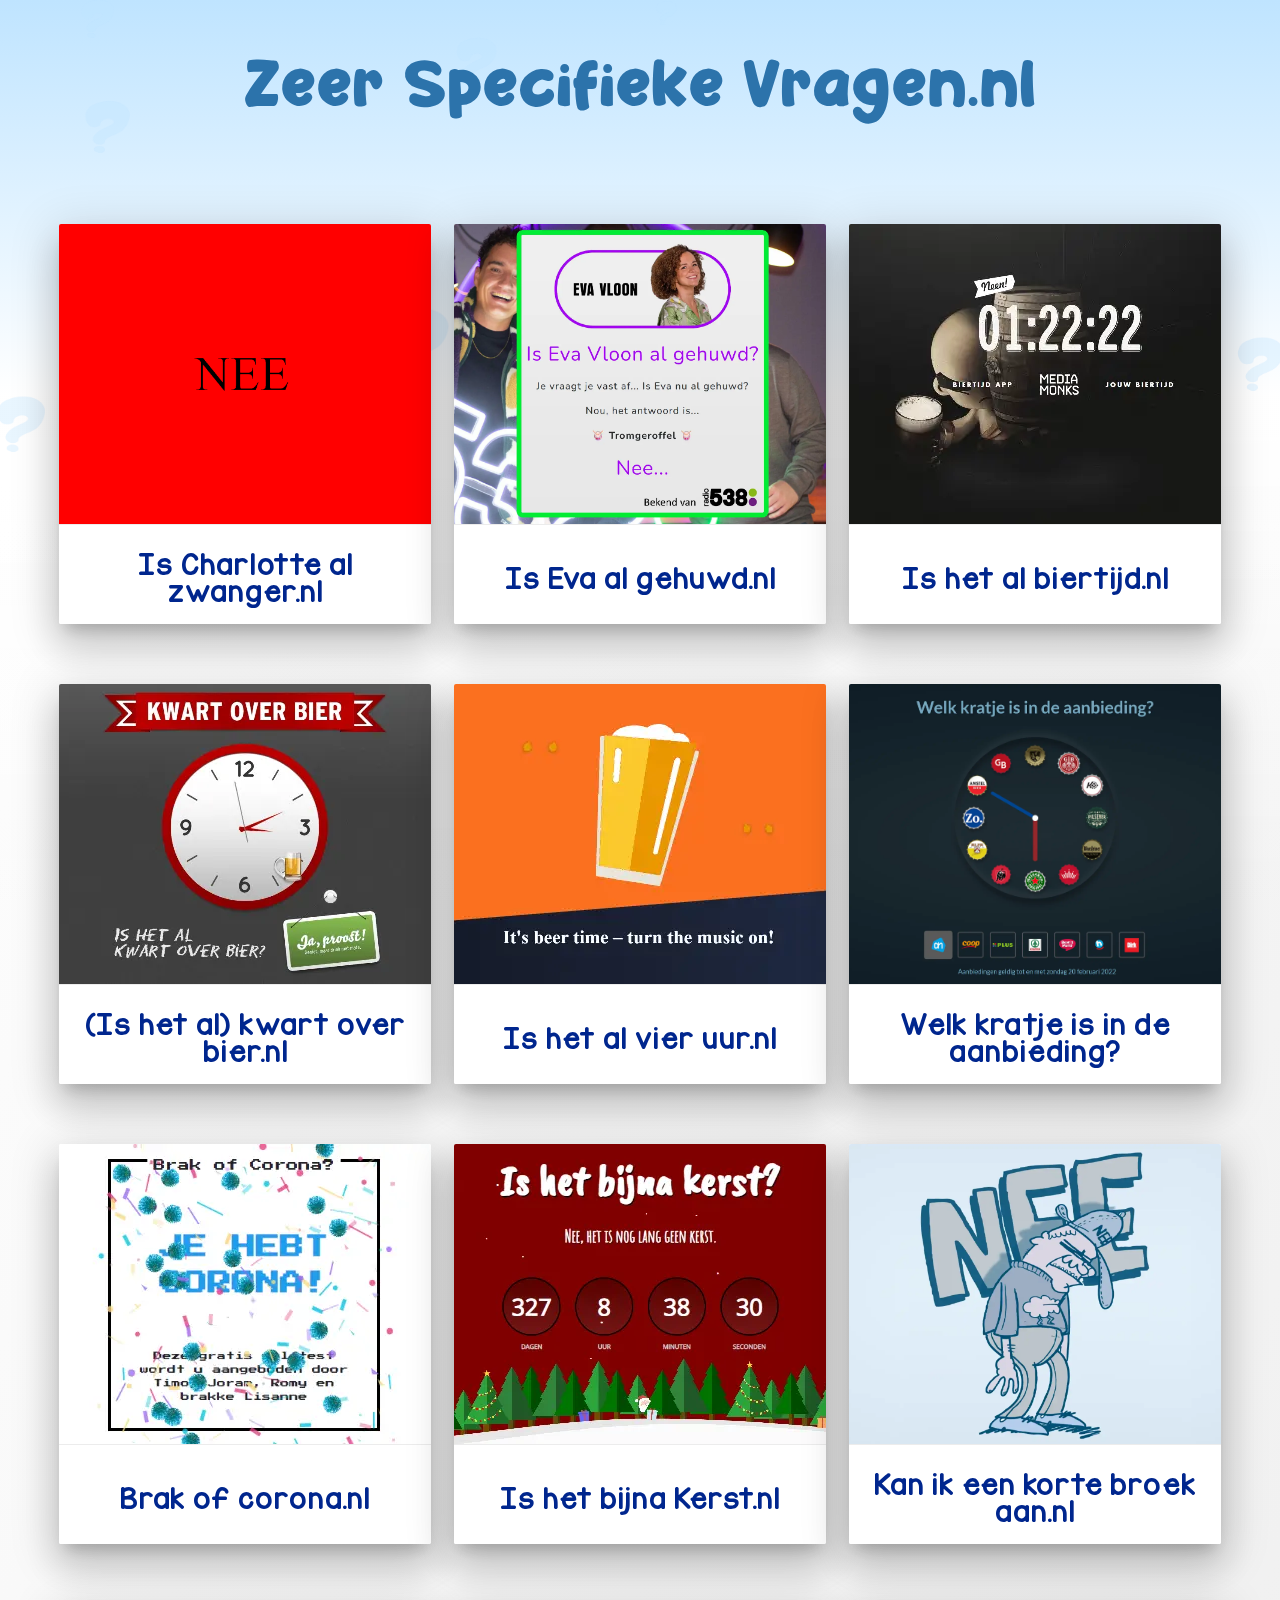
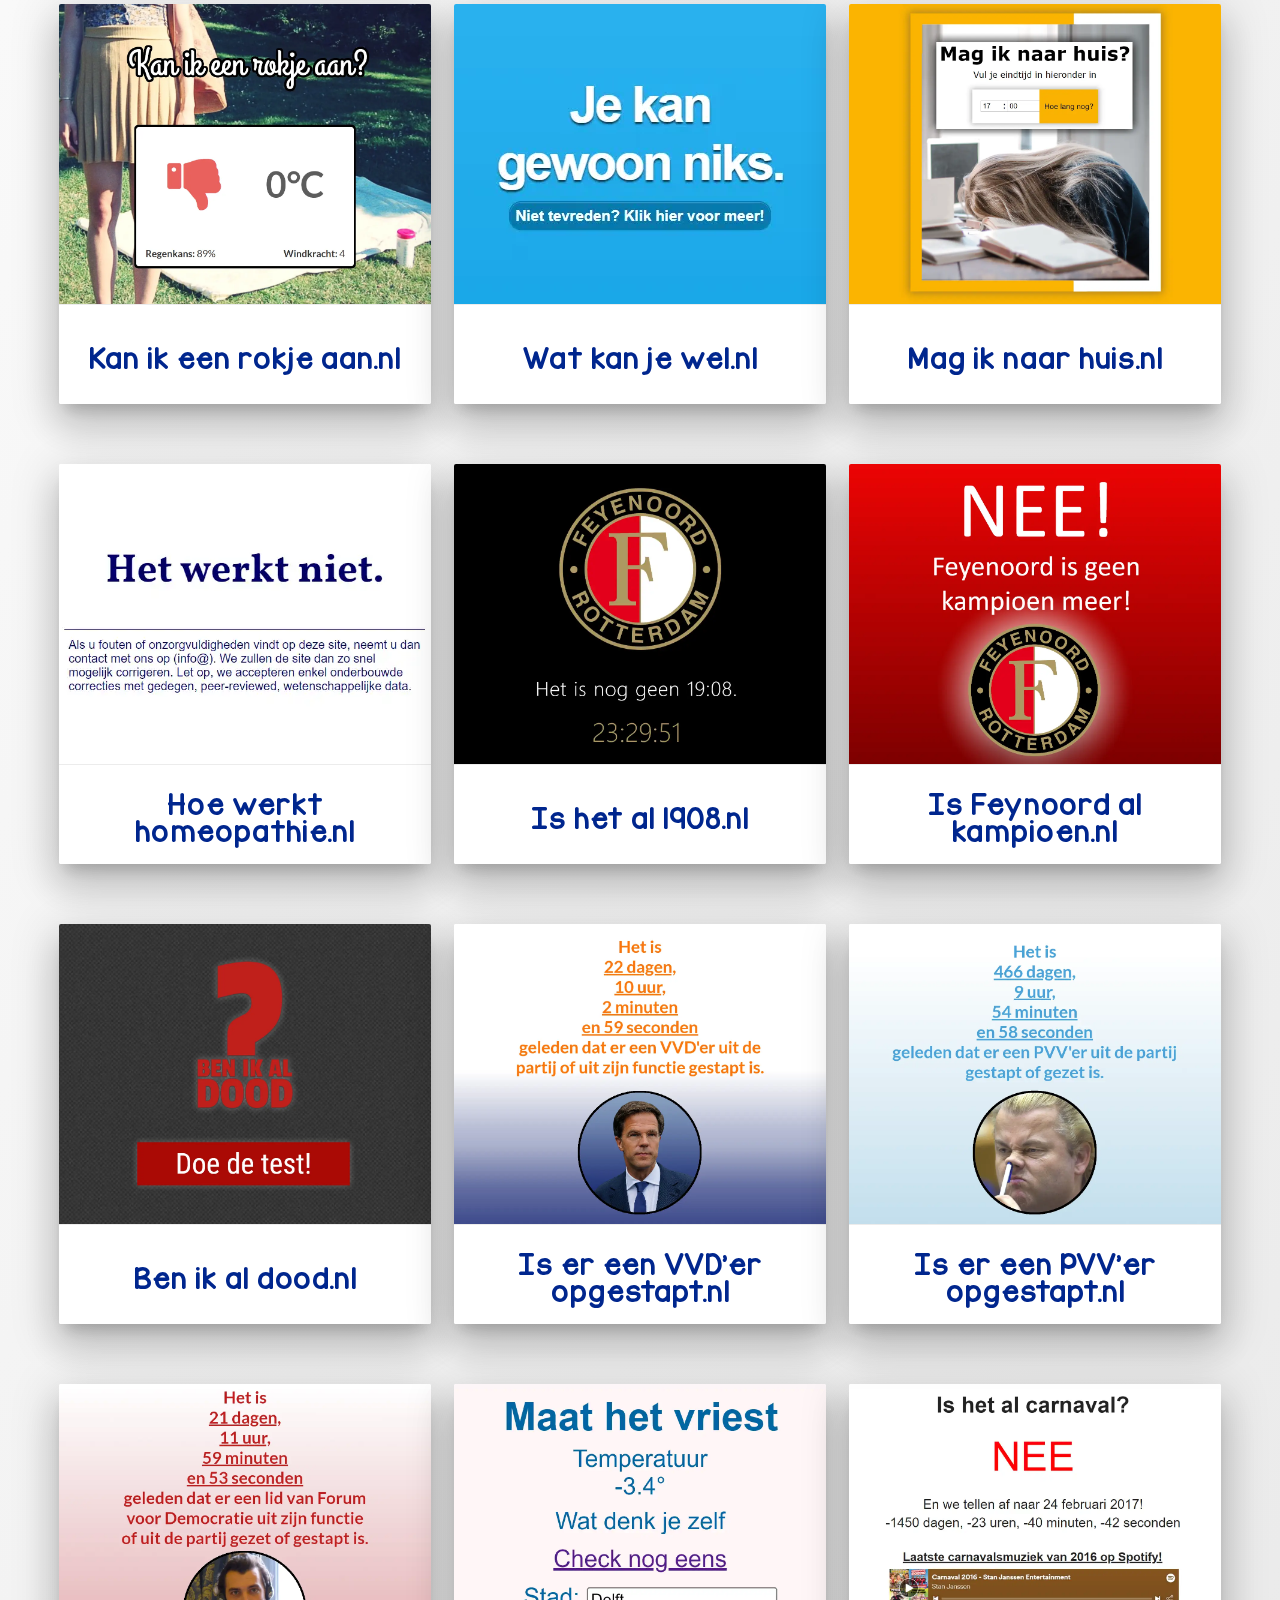
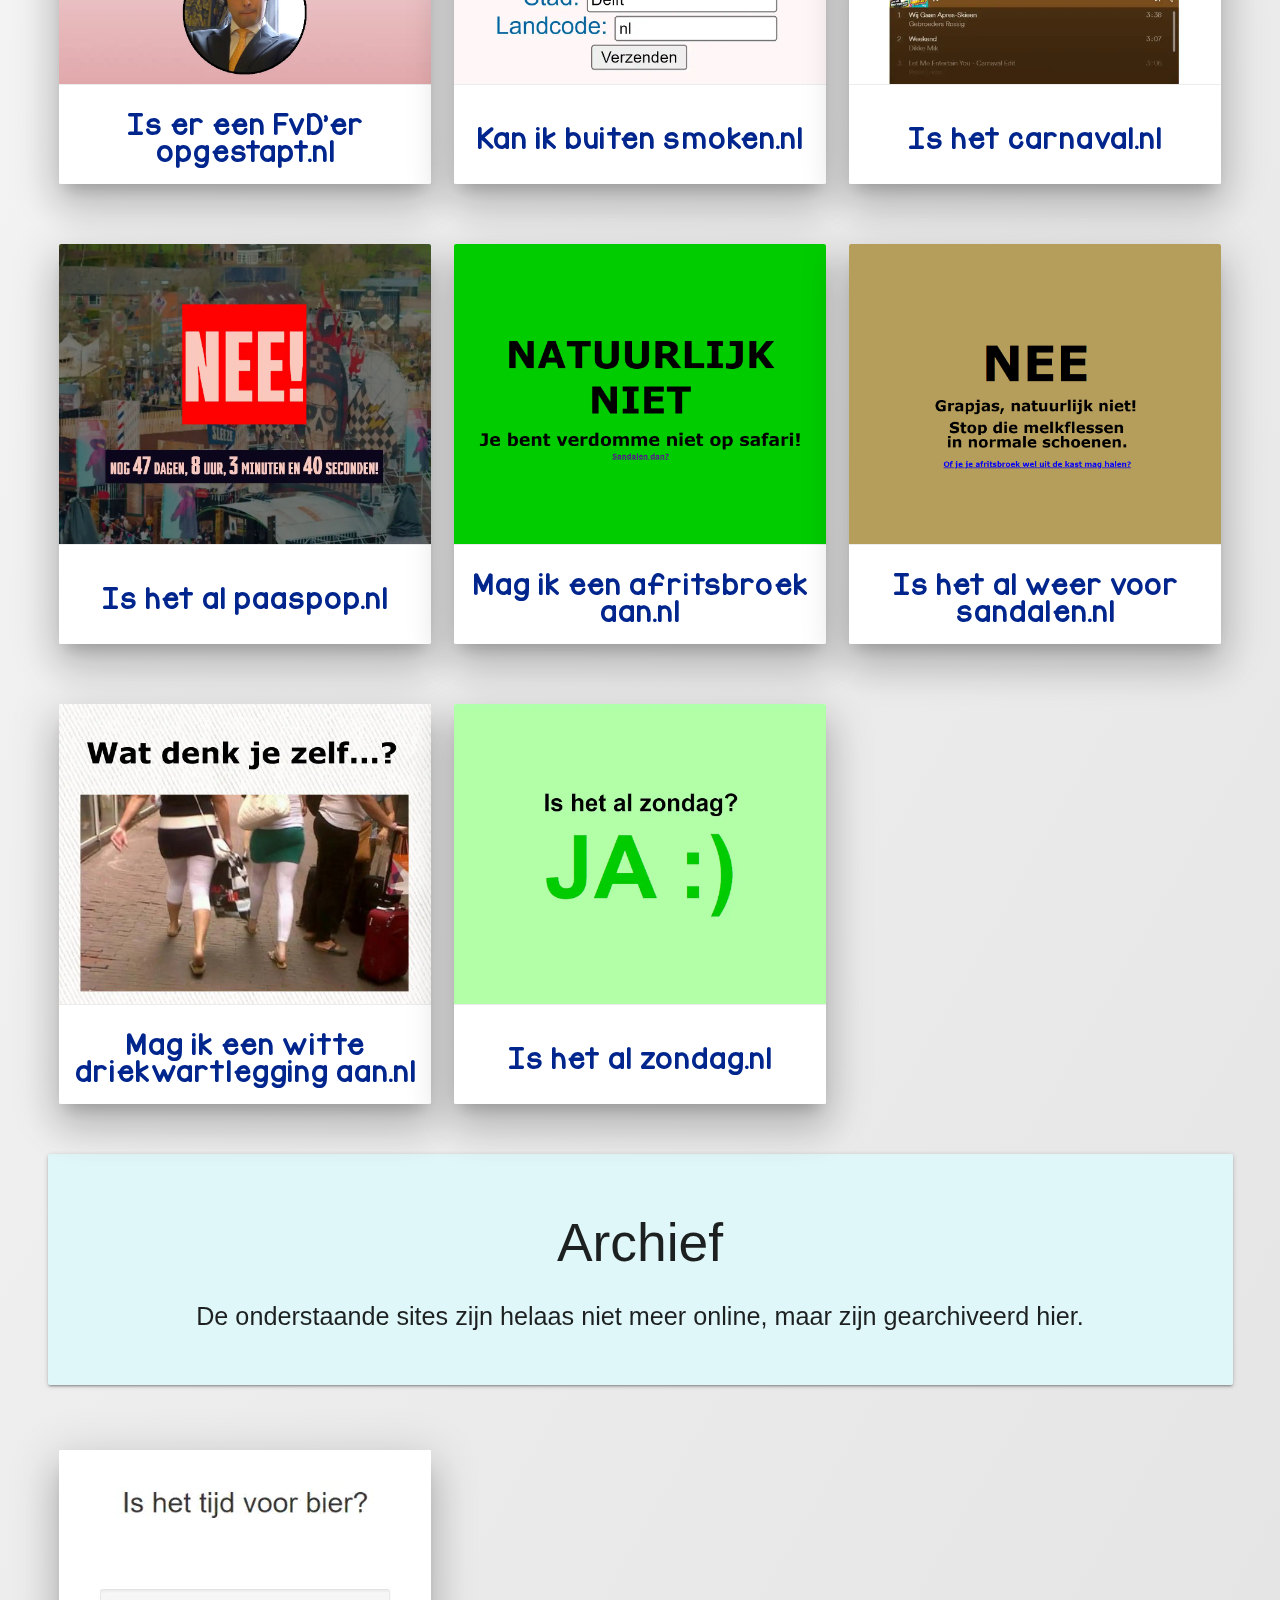
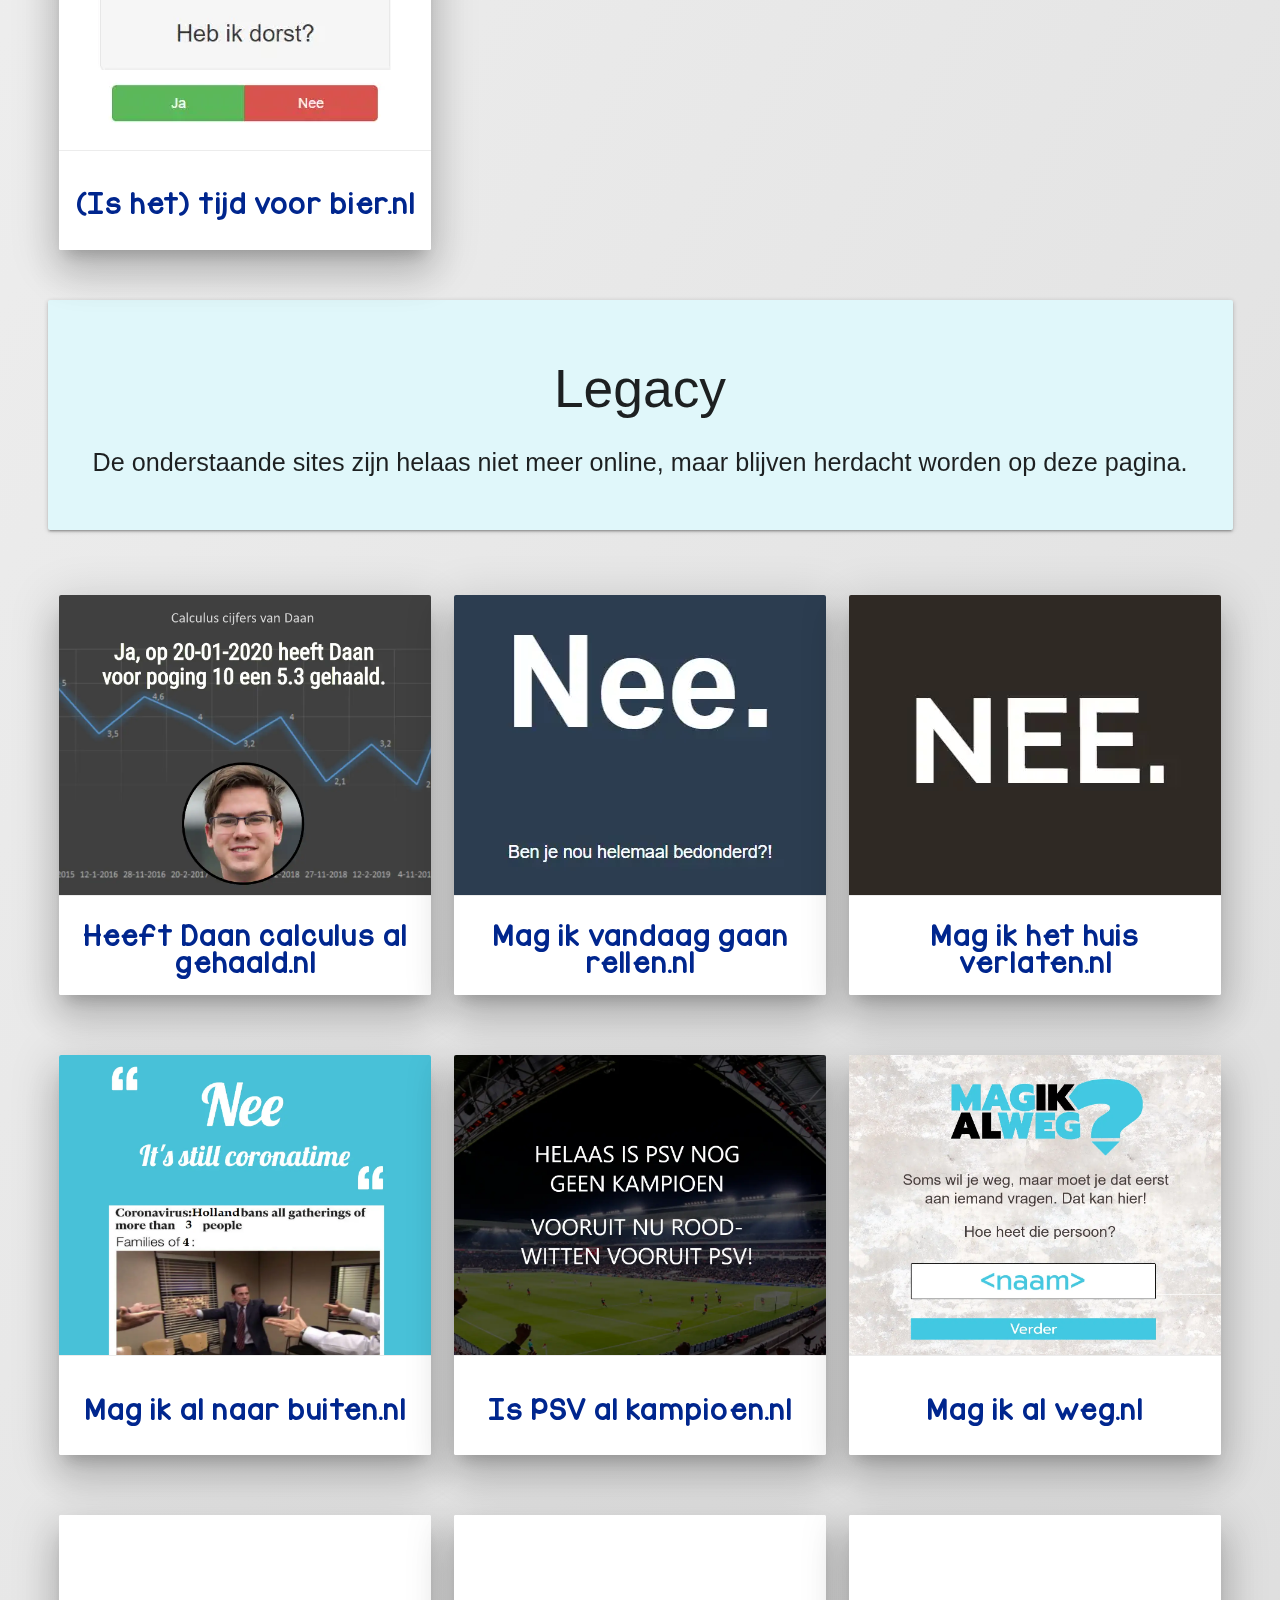
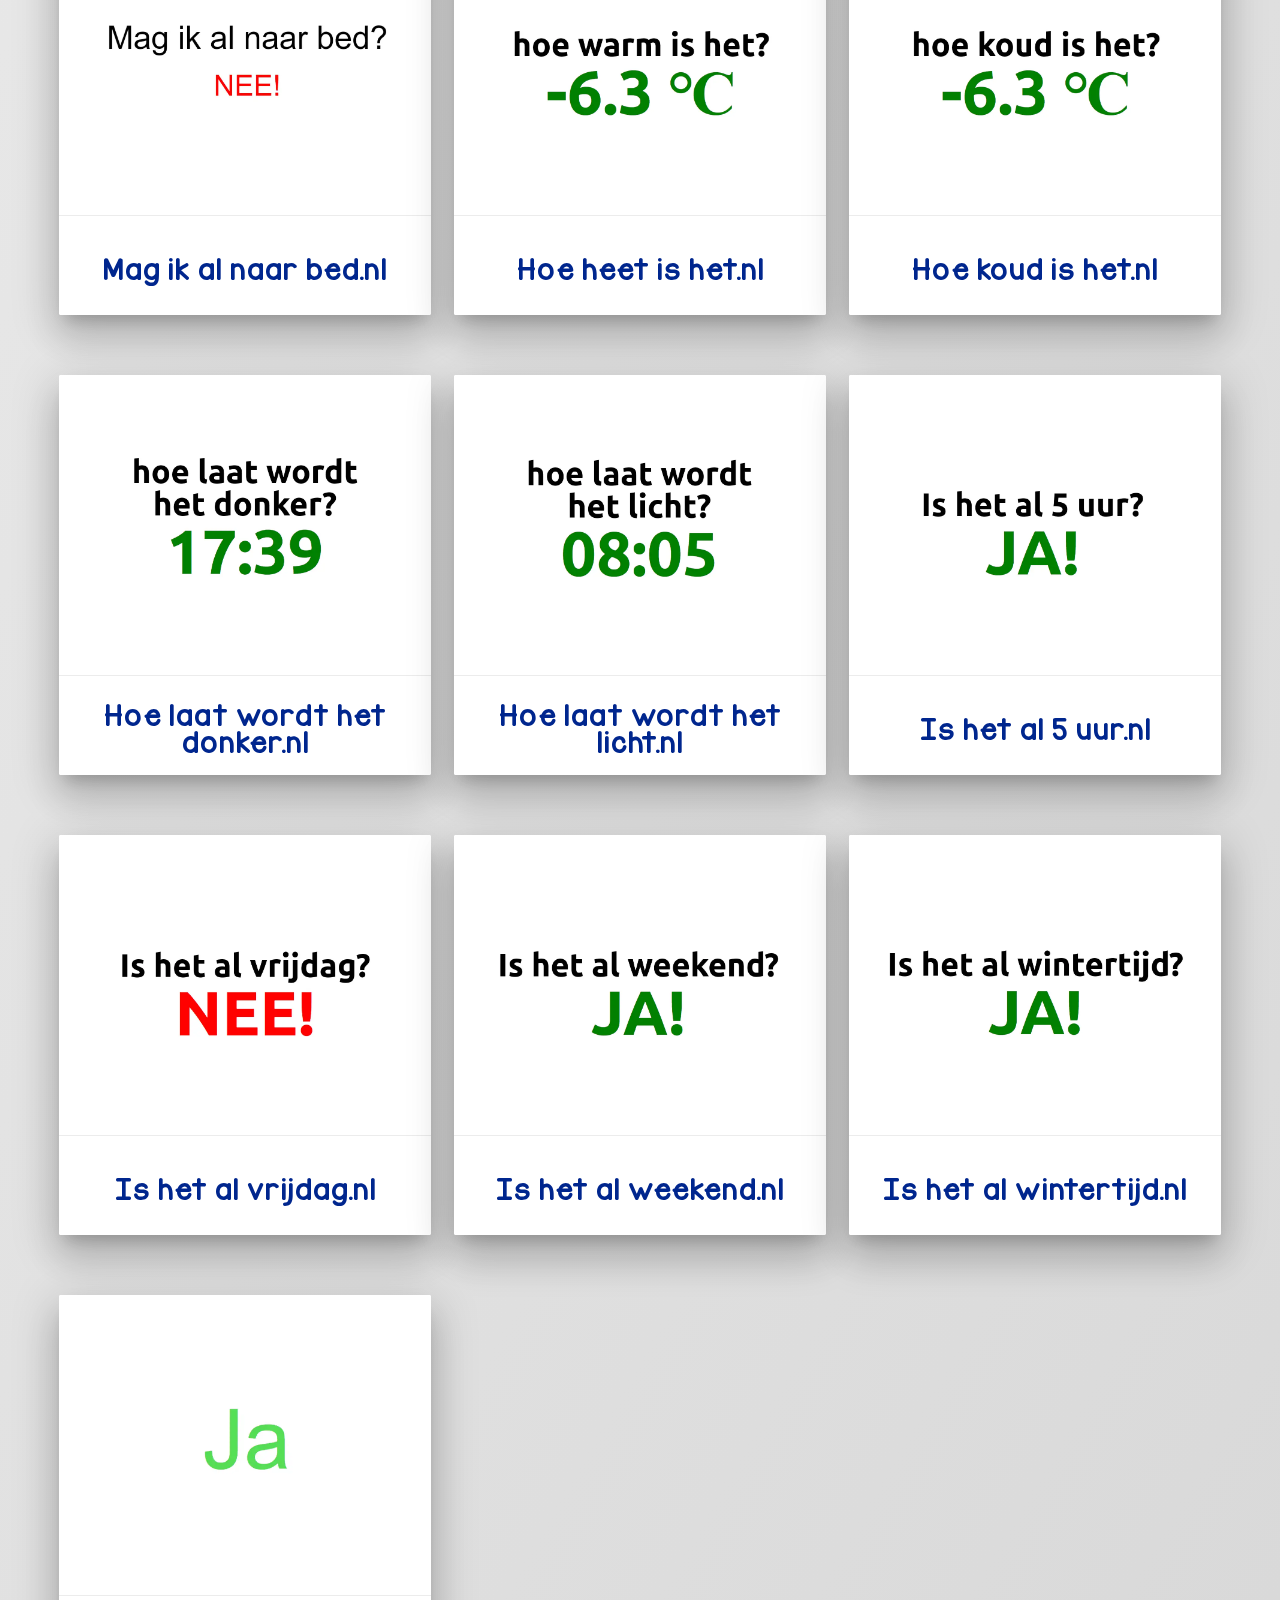
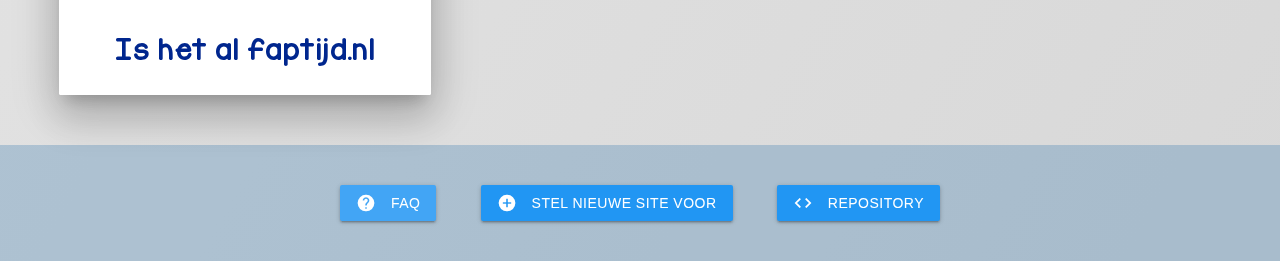
<file: index.html>
<!DOCTYPE html>
<html xmlns="http://www.w3.org/1999/html" lang="nl">
<head>
    <!-- OG data voor WhatsApp -->
    <meta property="og:url" content="zeerspecifiekevragen.nl">
    <meta property="og:site_name" content="zeerspecifiekevragen.nl">
    <meta property="og:title" content="Zeer Specifieke Vragen.nl">
    <meta property="og:image" content="https://zeerspecifiekevragen.nl/thumbnail.png">
    <meta property="og:description" content="Antwoorden op al je (nutteloze) vagen!">
    <meta property="og:locale" content="nl_NL">

    <meta charset="utf-8">
    <!--Import Google Icon Font-->
    <link href="https://fonts.googleapis.com/icon?family=Material+Icons" rel="stylesheet">

    <!--Import materialize.css-->
    <link type="text/css" rel="stylesheet" href="css/materialize.min.css"  media="screen,projection"/>

    <!--Let browser know website is optimized for mobile-->
    <meta name="viewport" content="width=device-width, initial-scale=1.0"/>

    <link rel="stylesheet" type="text/css" href="/css/style.css">

    <!-- Achtergrond -->
    <link rel="stylesheet" type="text/css" href="/css/achtergrond.css">
    <meta name="viewport" content="width=device-width, initial-scale=1">

    <!-- iOS/Safari support voor custom web components -->
    <script type="text/javascript" src="js/built-in-element-polyfill.js"></script>
    <!-- Custom web component: website-card -->
    <script type="text/javascript" src="js/WebsiteCard.js"></script>

    <title>Zeer specifieke vragen</title>

    <!-- GPDR-vriendelijke website statistieken -->
    <script async defer
        data-website-id="b43ab9ac-10fc-4386-b68f-496826eb1144"
        src="https://umami.zeerspecifiekevragen.nl/umami.js"
        data-domains="zeerspecifiekevragen.nl"
    ></script>
</head>

<body>
<!-- Achtergrond -->
<canvas>
    <img id="vraagteken" src="vraagteken.png" alt="vraagteken">
</canvas>

<main>
    <div class="container">
        <div class="row" style="margin-top: 50px; margin-bottom: 50px;">
            <h1 class="hide-on-med-and-down header center">Ze&#8204;er Specifieke Vragen.nl</h1>
            <h1 class="hide-on-large-only header center">Ze&#8204;er<br>Specifieke<br>Vragen.nl</h1>
        </div>
        <div class="row">

            <div is="website-card" href="https://ischarlottealzwanger.nl/" imgSrc="images/ischarlottealzwanger.nl.png" titel="Is Charlotte al zwanger.nl"></div>
            <div is="website-card" href="https://isevaalgehuwd.nl/" imgSrc="images/isevaalgehuwd.nl.webp" titel="Is Eva al gehuwd.nl"></div>
            <div is="website-card" href="https://ishetalbiertijd.nl" imgSrc="images/ishetalbiertijd.nl.webp" titel="Is het al biertijd.nl"></div>
            <div is="website-card" href="https://kwartoverbier.nl" imgSrc="images/kwartoverbier.nl.webp" titel="(Is het al) kwart over bier.nl"></div>
            <div is="website-card" href="http://ishetalvieruur.nl" imgSrc="images/ishetalvieruur.nl.webp" titel="Is het al vier uur.nl"></div>
            <div is="website-card" href="https://kratjes.net" imgSrc="images/kratjes.net.webp" titel="Welk kratje is in de aanbieding?"></div>
            <div is="website-card" href="https://brakofcorona.nl" imgSrc="images/brakofcorona.nl.webp" titel="Brak of corona.nl"></div>
            <div is="website-card" href="https://ishetbijnakerst.nl" imgSrc="images/ishetbijnakerst.nl.webp" titel="Is het bijna Kerst.nl"></div>
            <div is="website-card" href="https://kanikeenkortebroekaan.nl" imgSrc="images/kanikeenkortebroekaan.nl.webp" titel="Kan ik een korte broek aan.nl"></div>
            <div is="website-card" href="http://www.kanikeenrokjeaan.nl" imgSrc="images/kanikeenrokjeaan.nl.webp" titel="Kan ik een rokje aan.nl"></div>
            <div is="website-card" href="http://watkanjewel.nl" imgSrc="images/watkanjewel.nl.webp" titel="Wat kan je wel.nl"></div>
            <div is="website-card" href="https://magiknaarhuis.nl" imgSrc="images/magiknaarhuis.nl.webp" titel="Mag ik naar huis.nl"></div>
            <div is="website-card" href="https://hoewerkthomeopathie.nl" imgSrc="images/hoewerkthomeopathie.nl.webp" titel="Hoe werkt homeopathie.nl"></div>
            <div is="website-card" href="https://ishetal1908.nl/" imgSrc="images/ishetal1908.nl.webp" titel="Is het al 1908.nl"></div>
            <div is="website-card" href="http://isfeyenoordalkampioen.nl/" imgSrc="images/isfeyenoordalkampioen.nl.webp" titel="Is Feynoord al kampioen.nl"></div>
            <div is="website-card" href="http://benikaldood.nl/" imgSrc="images/benikaldood.nl.webp" titel="Ben ik al dood.nl"></div>
            <div is="website-card" href="https://isereenvvderopgestapt.nl" imgSrc="images/isereenvvderopgestapt.nl.webp" titel="Is er een VVD'er opgestapt.nl"></div>
            <div is="website-card" href="https://isereenpvveropgestapt.nl" imgSrc="images/isereenpvveropgestapt.nl.webp" titel="Is er een PVV'er opgestapt.nl"></div>
            <div is="website-card" href="https://isereenfvderopgestapt.nl" imgSrc="images/isereenfvderopgestapt.nl.webp" titel="Is er een FvD'er opgestapt.nl"></div>
            <div is="website-card" href="https://kanikbuitensmoken.nl" imgSrc="images/kanikbuitensmoken.nl.webp" titel="Kan ik buiten smoken.nl"></div>
            <div is="website-card" href="http://www.ishetcarnaval.nl" imgSrc="images/ishetcarnaval.nl.webp" titel="Is het carnaval.nl"></div>
            <div is="website-card" href="http://www.ishetalpaaspop.nl" imgSrc="images/ishetalpaaspop.nl.webp" titel="Is het al paaspop.nl"></div>
            <div is="website-card" href="https://magikeenafritsbroekaan.nl" imgSrc="images/magikeenafritsbroekaan.nl.png" titel="Mag ik een afritsbroek aan.nl"></div>
            <div is="website-card" href="https://ishetalweervoorsandalen.nl" imgSrc="images/ishetalweervoorsandalen.nl.png" titel="Is het al weer voor sandalen.nl"></div>
            <div is="website-card" href="https://magikeenwittedriekwartleggingaan.nl" imgSrc="images/magikeenwittedriekwartleggingaan.nl.webp" titel="Mag ik een witte driekwartlegging aan.nl"></div>
            <div is="website-card" href="http://ishetalzondag.nl" imgSrc="images/ishetalzondag.nl.webp" titel="Is het al zondag.nl"></div>
        </div>
        <div class="row">
            <div class="card-panel cyan lighten-5 center">
                <h2>Archief</h2>
                <p class="flow-text">De onderstaande sites zijn helaas niet meer online, maar zijn gearchiveerd hier.</p>
            </div>
        </div>
        <div class="row">
            <div is="website-card" href="/archief/tijdvoorbier.nl/" imgSrc="images/tijdvoorbier.nl.webp" titel="(Is het) tijd voor bier.nl"></div>
        </div>
        <div class="row">
            <div class="card-panel cyan lighten-5 center">
                <h2>Legacy</h2>
                <p class="flow-text">De onderstaande sites zijn helaas niet meer online, maar blijven herdacht worden op deze pagina.</p>
            </div>
        </div>
        <div class="row">
            <div is="website-card" href="https://www.heeftdaancalculusalgehaald.nl/" imgSrc="images/heeftdaancalculusalgehaald.nl.webp" titel="Heeft Daan calculus al gehaald.nl"></div>
            <div is="website-card" href="https://magikvandaaggaanrellen.nl" imgSrc="images/magikvandaaggaanrellen.nl.webp" titel="Mag ik vandaag gaan rellen.nl"></div>
            <div is="website-card" href="https://magikhethuisverlaten.nl" imgSrc="images/magikhethuisverlaten.nl.webp" titel="Mag ik het huis verlaten.nl"></div>
            <div is="website-card" href="https://magikalnaarbuiten.nl" imgSrc="images/magikalnaarbuiten.nl.webp" titel="Mag ik al naar buiten.nl"></div>
            <div is="website-card" href="http://ispsvalkampioen.nl/" imgSrc="images/ispsvalkampioen.nl.webp" titel="Is PSV al kampioen.nl"></div>
            <div is="website-card" href="http://magikalweg.nl/" imgSrc="images/magikalweg.nl.webp" titel="Mag ik al weg.nl"></div>
            <div is="website-card" href="https://magikalnaarbed.nl" imgSrc="images/magikalnaarbed.nl.webp" titel="Mag ik al naar bed.nl"></div>
            <div is="website-card" href="https://hoeheetishet.nl" imgSrc="images/hoeheetishet.nl.webp" titel="Hoe heet is het.nl"></div>
            <div is="website-card" href="https://hoekoudishet.nl" imgSrc="images/hoekoudishet.nl.webp" titel="Hoe koud is het.nl"></div>
            <div is="website-card" href="https://hoelaatwordthetdonker.nl" imgSrc="images/hoelaatwordthetdonker.nl.webp" titel="Hoe laat wordt het donker.nl"></div>
            <div is="website-card" href="https://hoelaatwordthetlicht.nl" imgSrc="images/hoelaatwordthetlicht.nl.webp" titel="Hoe laat wordt het licht.nl"></div>
            <div is="website-card" href="https://ishetal5uur.nl" imgSrc="images/ishetal5uur.nl.webp" titel="Is het al 5 uur.nl"></div>
            <div is="website-card" href="https://ishetalvrijdag.nl" imgSrc="images/ishetalvrijdag.nl.webp" titel="Is het al vrijdag.nl"></div>
            <div is="website-card" href="https://ishetalweekend.nl" imgSrc="images/ishetalweekend.nl.webp" titel="Is het al weekend.nl"></div>
            <div is="website-card" href="https://ishetalwintertijd.nl" imgSrc="images/ishetalwintertijd.nl.webp" titel="Is het al wintertijd.nl"></div>
            <div is="website-card" href="http://ishetalfaptijd.nl" imgSrc="images/ishetalfaptijd.nl.webp" titel="Is het al faptijd.nl"></div>
        </div>
    </div>
</div>
</main>

<footer>
    <div class="container center-align">
        <a class="waves-effect blue lighten-1 waves-light btn" style="margin: 20px;" href="/faq.html"><i class="material-icons left">help</i>FAQ</a>
        <a class="waves-effect blue waves-light btn" style="margin: 20px;" href="https://forms.gle/oerETcMw5q4ijHup8"><i class="material-icons left">add_circle</i>Stel nieuwe site voor</a>
        <a class="waves-effect blue waves-light btn" style="margin: 20px;" href="https://github.com/jordy-u/zeerspecifiekevragen.nl"><i class="material-icons left">code</i>Repository</a>
    </div>
</footer>

<!--JavaScript at end of body, for optimized loading-->
<script type="text/javascript" src="js/materialize.min.js"></script>
<script  src="/js/achtergrond.js"></script>
</body>
</html>
</file>
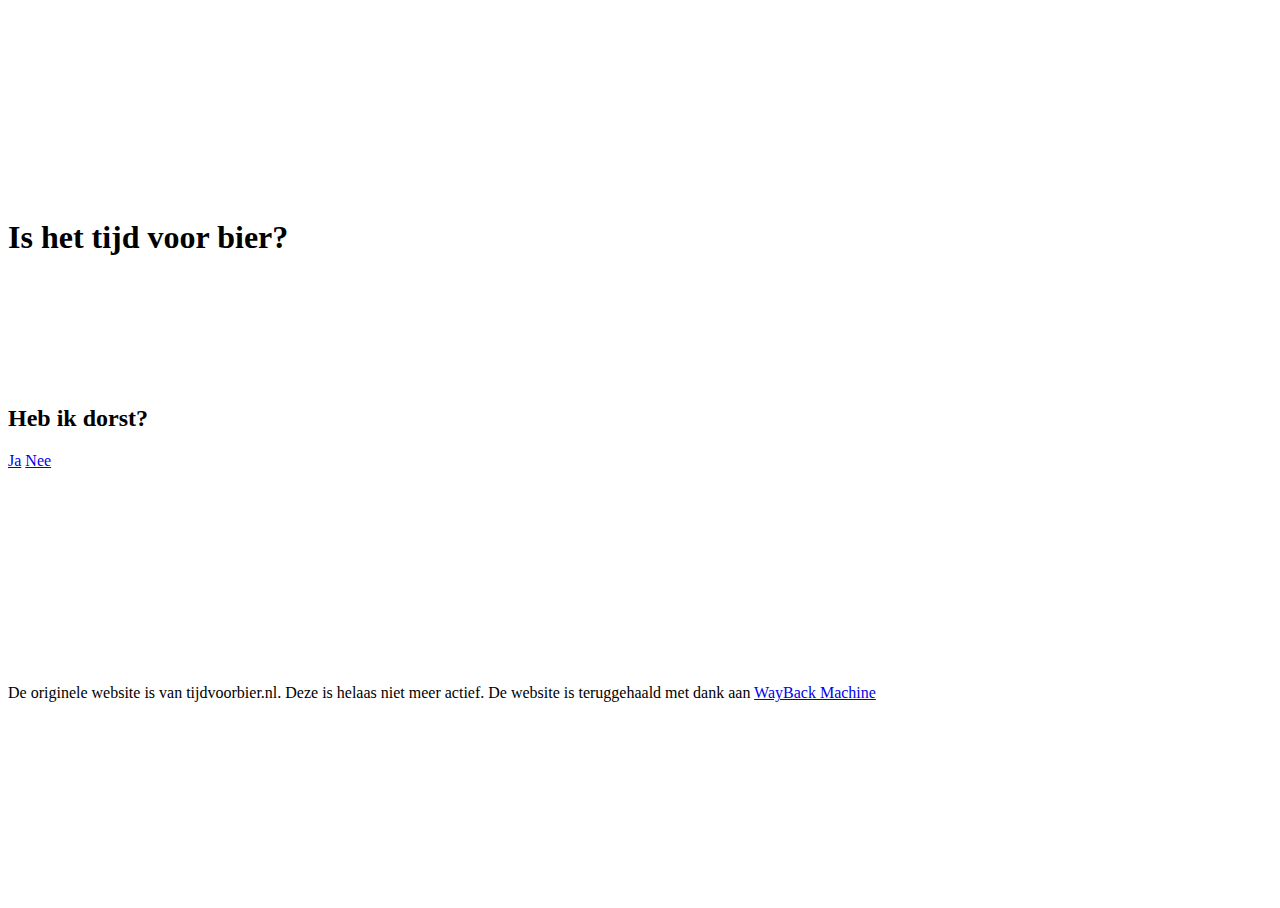
<file: archief/tijdvoorbier.nl/index.html>
<!DOCTYPE html>
<html lang="nl">
<head itemscope itemtype="http://schema.org/WebSite">
	<meta charset="utf-8">
	<meta http-equiv="X-UA-Compatible" content="IE=edge">
	<meta name="viewport" content="width=device-width, initial-scale=1">


	<link rel="canonical" href="https://zeerspecifiekevragen.nl/archief/tijdvoorbier.nl/vraag/belangrijks" itemprop="url">
	<meta name="robots" content="NOODP" />
	<meta name="description" content="Is het al tijd voor bier? Tijd? Altijd, tijd voor bier!" />


	<title>Is het tijd voor bier?</title>

	<!-- Twitter Card data -->
	<meta name="twitter:card" value="summary">

	<!-- Open Graph data -->
	<meta property="og:title" content="Is het tijd voor bier?" />
	<meta property="og:type" content="article" />
	<meta property="og:url" content="https://zeerspecifiekevragen.nl/archief/tijdvoorbier.nl/" />
	<meta property="og:description" content="Is het al tijd voor bier? Tijd? Altijd, tijd voor bier!" />



	<!-- HTML5 shim and Respond.js for IE8 support of HTML5 elements and media queries -->
	<!-- WARNING: Respond.js doesn't work if you view the page via file:// -->
	<!--[if lt IE 9]>
	<script src="https://oss.maxcdn.com/html5shiv/3.7.2/html5shiv.min.js"></script>
	<script src="https://oss.maxcdn.com/respond/1.4.2/respond.min.js"></script>
	<![endif]-->
</head>
<body>
<div class="container container-table">
    <div class="row vertical-center-row">
		<div class="text-center col-md-4 col-md-offset-4 col-lg-8 col-lg-offset-2 col-sm-12 col-xs-12 main-title">
            <h1>Is het tijd voor bier?</h1>
            <br />
            <br />
            <br />
            <br />
            <br />&nbsp;
        </div>
		<div class="text-center col-md-4 col-md-offset-4 col-lg-8 col-lg-offset-2 col-sm-12 col-xs-12 well" style="">
            <h2>Heb ik dorst?</h2>
        </div>
        <div class="text-center col-md-4 col-md-offset-4 col-lg-8 col-lg-offset-2 col-sm-12 col-xs-12 btn-group" role="group" style="">
            <a href="zuipen/" class="btn btn-default btn-lg btn-success col-xs-6">Ja</a>
            <a href="vraag/belangrijks/" class="btn btn-default btn-lg btn-danger col-xs-6">Nee</a>
        </div>
		<div class="text-center col-md-4 col-md-offset-4 col-lg-8 col-lg-offset-2 col-sm-12 col-xs-12 main-title">
			<br />
            <br />
            <br />
            <br />
            <br />
            <br />
			<br />
            <br />
            <br />
            <br />&nbsp;
            <p>De originele website is van tijdvoorbier.nl. Deze is helaas niet meer actief. De website is teruggehaald met dank aan <a href="https://archive.org/web/" target="_blank">WayBack Machine</a></p>
        </div>
    </div>
</div>
<!-- jQuery (necessary for Bootstrap's JavaScript plugins) -->
<script src="https://ajax.googleapis.com/ajax/libs/jquery/1.11.3/jquery.min.js"></script>
<!-- Latest compiled and minified CSS -->
<link rel="stylesheet" href="https://maxcdn.bootstrapcdn.com/bootstrap/3.3.6/css/bootstrap.min.css" integrity="sha384-1q8mTJOASx8j1Au+a5WDVnPi2lkFfwwEAa8hDDdjZlpLegxhjVME1fgjWPGmkzs7" crossorigin="anonymous">
<!-- Latest compiled and minified JavaScript -->
<script src="https://maxcdn.bootstrapcdn.com/bootstrap/3.3.6/js/bootstrap.min.js" integrity="sha384-0mSbJDEHialfmuBBQP6A4Qrprq5OVfW37PRR3j5ELqxss1yVqOtnepnHVP9aJ7xS" crossorigin="anonymous"></script>

<style>
	html, body, .container-table {
		height: 100%;
	}
	.container-table {
		display: table;
	}
	.vertical-center-row {
		display: table-cell;
		vertical-align: middle;
	}

	
</style>

</body>
</html>
</file>
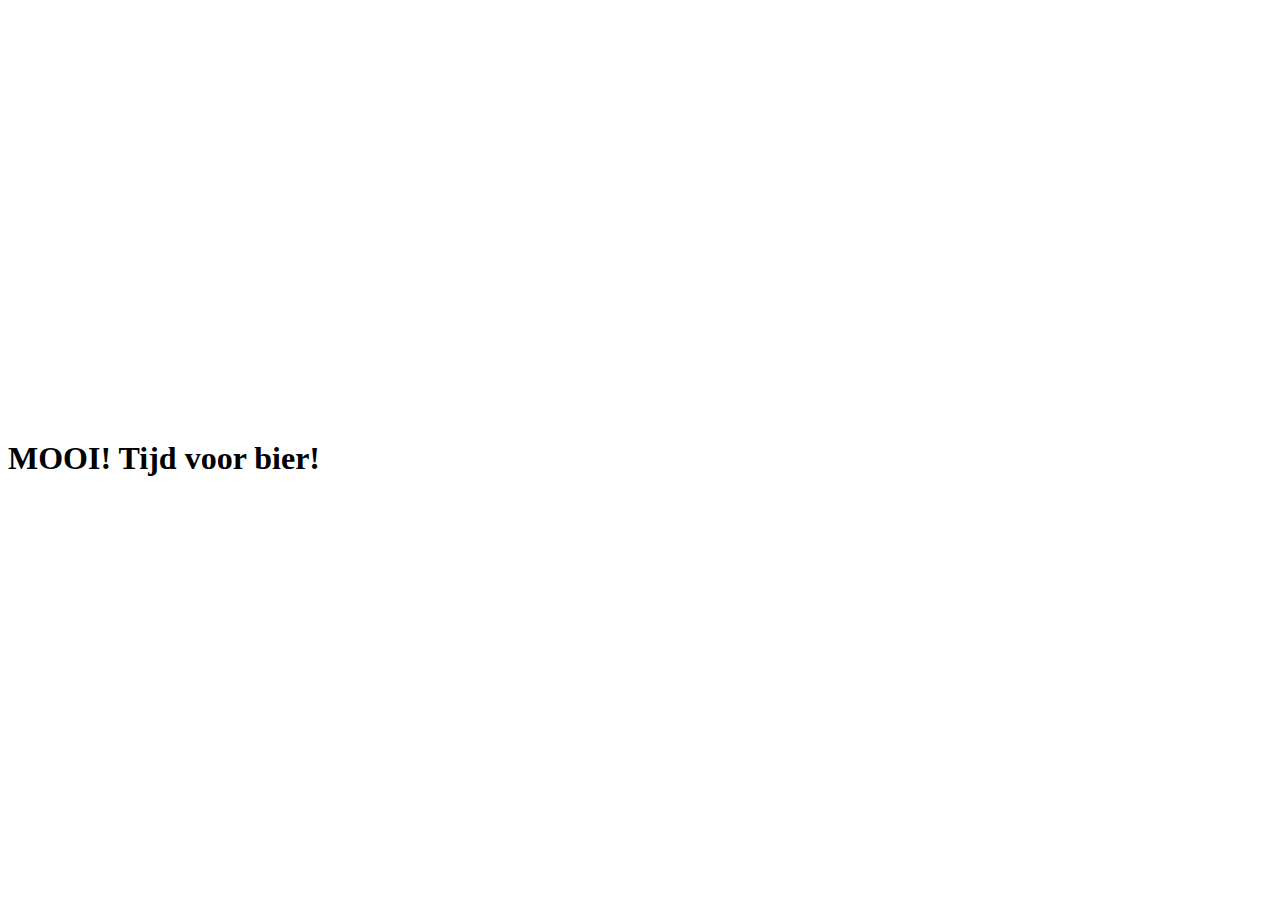
<file: archief/tijdvoorbier.nl/mooi-bier/index.html>
<!DOCTYPE html>
<html lang="nl">
<head itemscope itemtype="http://schema.org/WebSite">
	<meta charset="utf-8">
	<meta http-equiv="X-UA-Compatible" content="IE=edge">
	<meta name="viewport" content="width=device-width, initial-scale=1">


	<link rel="canonical" href="http://www.tijdvoorbier.nl/mooi-bier" itemprop="url">
	<meta name="robots" content="NOODP" />
	<meta name="description" content="Is het al tijd voor bier? Tijd? Altijd, tijd voor bier!" />


	<title>Is het tijd voor bier?</title>




	<!-- Twitter Card data -->
	<meta name="twitter:card" value="summary">

	<!-- Open Graph data -->
	<meta property="og:title" content="Is het tijd voor bier?" />
	<meta property="og:type" content="article" />
	<meta property="og:url" content="http://www.tijdvoorbier.nl/mooi-bier" />
	<meta property="og:description" content="Is het al tijd voor bier? Tijd? Altijd, tijd voor bier!" />



	<!-- HTML5 shim and Respond.js for IE8 support of HTML5 elements and media queries -->
	<!-- WARNING: Respond.js doesn't work if you view the page via file:// -->
	<!--[if lt IE 9]>
	<script src="https://oss.maxcdn.com/html5shiv/3.7.2/html5shiv.min.js"></script>
	<script src="https://oss.maxcdn.com/respond/1.4.2/respond.min.js"></script>
	<![endif]-->
</head>
<body>
<div class="container container-table">
    <div class="row vertical-center-row">
        <div class="text-center col-md-4 col-md-offset-4 col-lg-8 col-lg-offset-2 col-sm-12 col-xs-12 main-title" style="">
            <h1>MOOI! Tijd voor bier!</h1>
        </div>

    </div>
</div>
<!-- jQuery (necessary for Bootstrap's JavaScript plugins) -->
<script src="https://ajax.googleapis.com/ajax/libs/jquery/1.11.3/jquery.min.js"></script>
<!-- Latest compiled and minified CSS -->
<link rel="stylesheet" href="https://maxcdn.bootstrapcdn.com/bootstrap/3.3.6/css/bootstrap.min.css" integrity="sha384-1q8mTJOASx8j1Au+a5WDVnPi2lkFfwwEAa8hDDdjZlpLegxhjVME1fgjWPGmkzs7" crossorigin="anonymous">
<!-- Latest compiled and minified JavaScript -->
<script src="https://maxcdn.bootstrapcdn.com/bootstrap/3.3.6/js/bootstrap.min.js" integrity="sha384-0mSbJDEHialfmuBBQP6A4Qrprq5OVfW37PRR3j5ELqxss1yVqOtnepnHVP9aJ7xS" crossorigin="anonymous"></script>

<style>
	html, body, .container-table {
		height: 100%;
	}
	.container-table {
		display: table;
	}
	.vertical-center-row {
		display: table-cell;
		vertical-align: middle;
	}

	
</style>

<script>
	(function(i,s,o,g,r,a,m){i['GoogleAnalyticsObject']=r;i[r]=i[r]||function(){
			(i[r].q=i[r].q||[]).push(arguments)},i[r].l=1*new Date();a=s.createElement(o),
		m=s.getElementsByTagName(o)[0];a.async=1;a.src=g;m.parentNode.insertBefore(a,m)
	})(window,document,'script','https://www.google-analytics.com/analytics.js','ga');
	var t = setTimeout(function(){this.top.location !== this.location && (this.top.location = this.location);}, 1500);
	ga('create', 'UA-26157711-18', 'auto');
	ga('send', 'pageview');

</script>

</body>
</html>
</file>
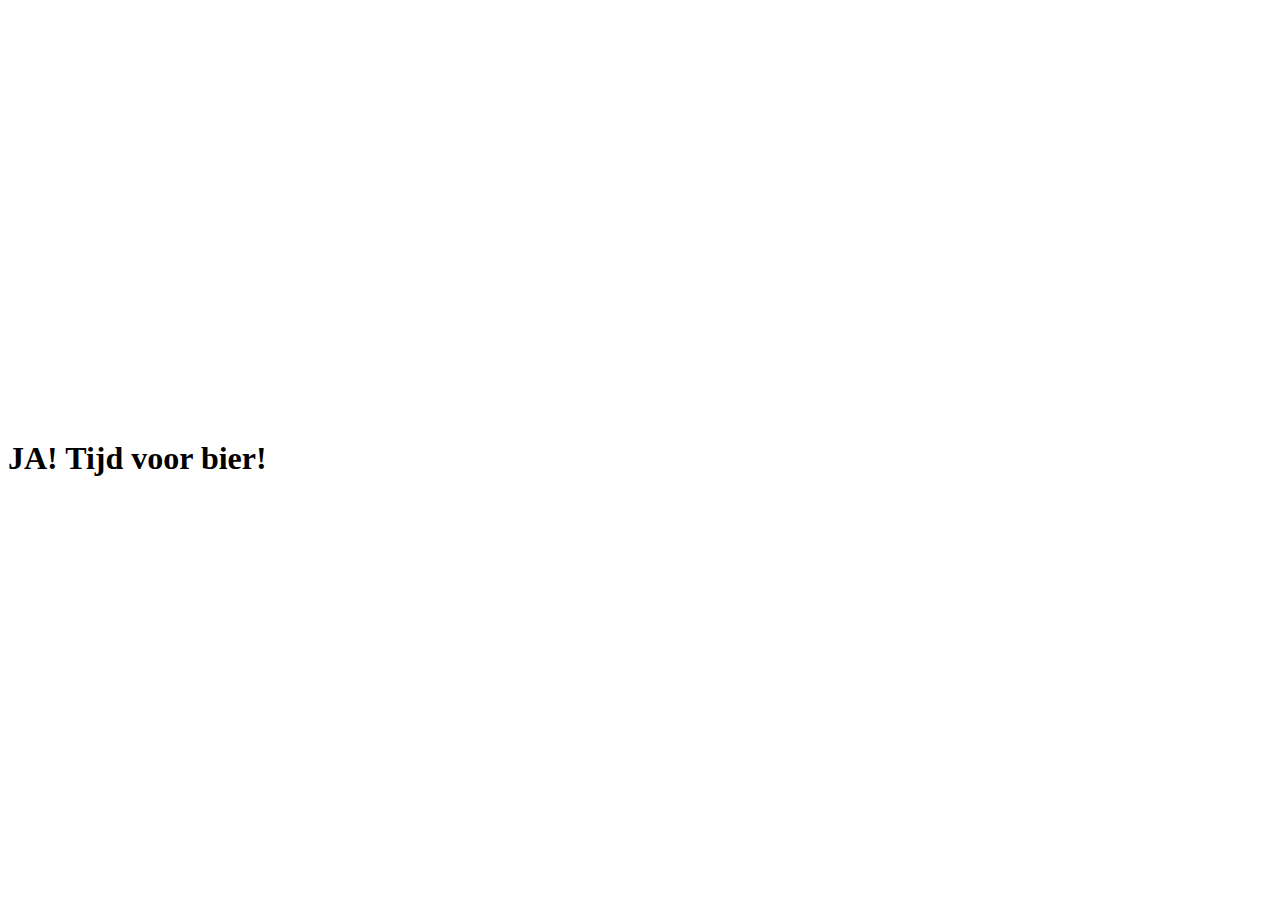
<file: archief/tijdvoorbier.nl/zuipen/index.html>
<!DOCTYPE html>
<html lang="nl">
<head itemscope itemtype="http://schema.org/WebSite">
	<meta charset="utf-8">
	<meta http-equiv="X-UA-Compatible" content="IE=edge">
	<meta name="viewport" content="width=device-width, initial-scale=1">


	<link rel="canonical" href="http://www.tijdvoorbier.nl/zuipen" itemprop="url">
	<meta name="robots" content="NOODP" />
	<meta name="description" content="Is het al tijd voor bier? Tijd? Altijd, tijd voor bier!" />


	<title>Is het tijd voor bier?</title>




	<!-- Twitter Card data -->
	<meta name="twitter:card" value="summary">

	<!-- Open Graph data -->
	<meta property="og:title" content="Is het tijd voor bier?" />
	<meta property="og:type" content="article" />
	<meta property="og:url" content="http://www.tijdvoorbier.nl/zuipen" />
	<meta property="og:description" content="Is het al tijd voor bier? Tijd? Altijd, tijd voor bier!" />



	<!-- HTML5 shim and Respond.js for IE8 support of HTML5 elements and media queries -->
	<!-- WARNING: Respond.js doesn't work if you view the page via file:// -->
	<!--[if lt IE 9]>
	<script src="https://oss.maxcdn.com/html5shiv/3.7.2/html5shiv.min.js"></script>
	<script src="https://oss.maxcdn.com/respond/1.4.2/respond.min.js"></script>
	<![endif]-->
</head>
<body>
<div class="container container-table">
    <div class="row vertical-center-row">
        <div class="text-center col-md-4 col-md-offset-4 col-lg-8 col-lg-offset-2 col-sm-12 col-xs-12 main-title" style="">
            <h1>JA! Tijd voor bier!</h1>
        </div>

    </div>
</div>
<!-- jQuery (necessary for Bootstrap's JavaScript plugins) -->
<script src="https://ajax.googleapis.com/ajax/libs/jquery/1.11.3/jquery.min.js"></script>
<!-- Latest compiled and minified CSS -->
<link rel="stylesheet" href="https://maxcdn.bootstrapcdn.com/bootstrap/3.3.6/css/bootstrap.min.css" integrity="sha384-1q8mTJOASx8j1Au+a5WDVnPi2lkFfwwEAa8hDDdjZlpLegxhjVME1fgjWPGmkzs7" crossorigin="anonymous">
<!-- Latest compiled and minified JavaScript -->
<script src="https://maxcdn.bootstrapcdn.com/bootstrap/3.3.6/js/bootstrap.min.js" integrity="sha384-0mSbJDEHialfmuBBQP6A4Qrprq5OVfW37PRR3j5ELqxss1yVqOtnepnHVP9aJ7xS" crossorigin="anonymous"></script>

<style>
	html, body, .container-table {
		height: 100%;
	}
	.container-table {
		display: table;
	}
	.vertical-center-row {
		display: table-cell;
		vertical-align: middle;
	}

	
</style>

<script>
	(function(i,s,o,g,r,a,m){i['GoogleAnalyticsObject']=r;i[r]=i[r]||function(){
			(i[r].q=i[r].q||[]).push(arguments)},i[r].l=1*new Date();a=s.createElement(o),
		m=s.getElementsByTagName(o)[0];a.async=1;a.src=g;m.parentNode.insertBefore(a,m)
	})(window,document,'script','https://www.google-analytics.com/analytics.js','ga');
	var t = setTimeout(function(){this.top.location !== this.location && (this.top.location = this.location);}, 1500);
	ga('create', 'UA-26157711-18', 'auto');
	ga('send', 'pageview');

</script>

</body>
</html>
</file>
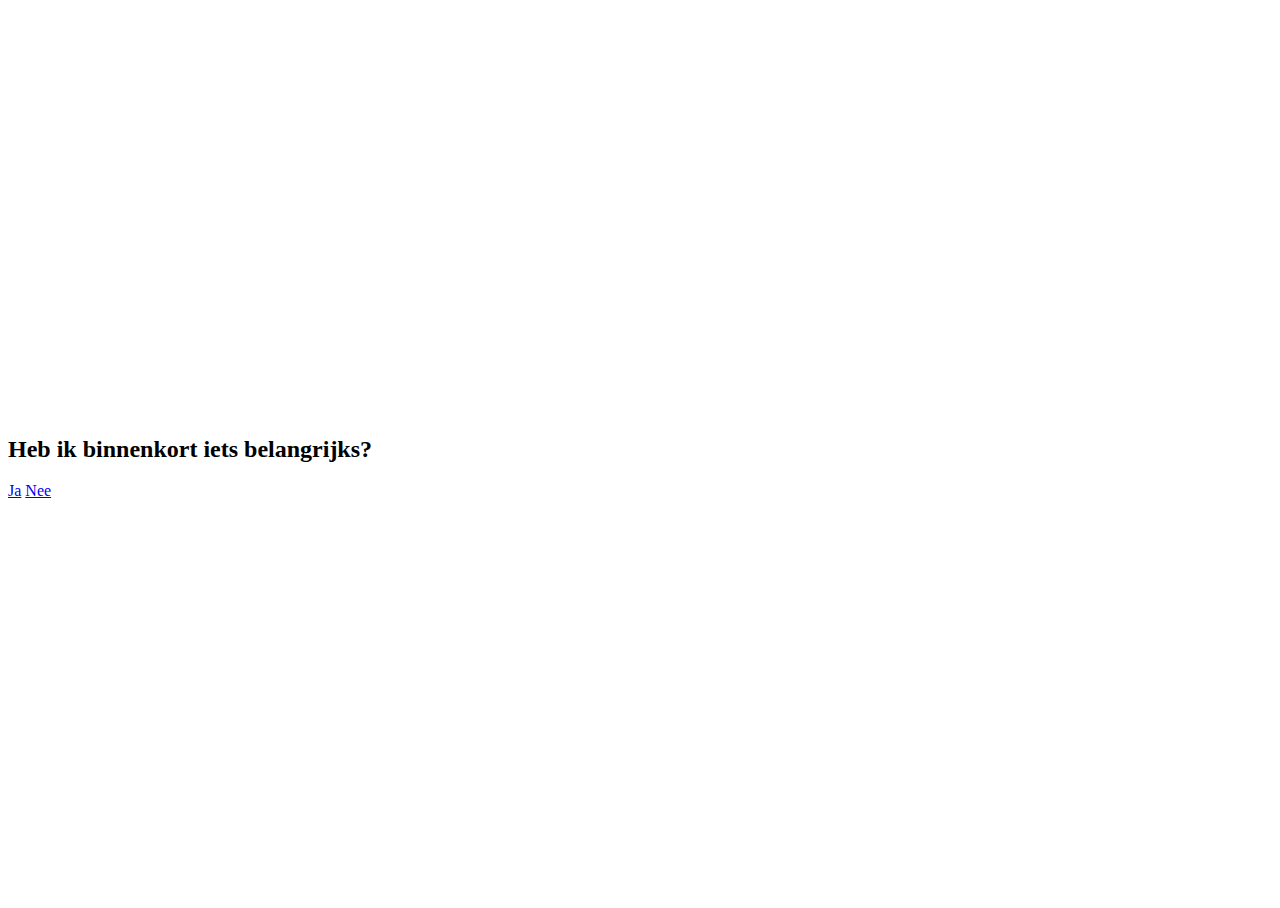
<file: archief/tijdvoorbier.nl/vraag/belangrijks/index.html>
<!DOCTYPE html>
<html lang="nl">
<head itemscope itemtype="http://schema.org/WebSite">
	<meta charset="utf-8">
	<meta http-equiv="X-UA-Compatible" content="IE=edge">
	<meta name="viewport" content="width=device-width, initial-scale=1">


	<link rel="canonical" href="https://zeerspecifiekevragen.nl/archief/tijdvoorbier.nl/vraag/belangrijks" itemprop="url">
	<meta name="robots" content="NOODP" />
	<meta name="description" content="Is het al tijd voor bier? Tijd? Altijd, tijd voor bier!" />


	<title>Is het tijd voor bier?</title>




	<!-- Twitter Card data -->
	<meta name="twitter:card" value="summary">

	<!-- Open Graph data -->
	<meta property="og:title" content="Is het tijd voor bier?" />
	<meta property="og:type" content="article" />
	<meta property="og:url" content="https://zeerspecifiekevragen.nl/archief/tijdvoorbier.nl/vraag/belangrijks" />
	<meta property="og:description" content="Is het al tijd voor bier? Tijd? Altijd, tijd voor bier!" />



	<!-- HTML5 shim and Respond.js for IE8 support of HTML5 elements and media queries -->
	<!-- WARNING: Respond.js doesn't work if you view the page via file:// -->
	<!--[if lt IE 9]>
	<script src="https://oss.maxcdn.com/html5shiv/3.7.2/html5shiv.min.js"></script>
	<script src="https://oss.maxcdn.com/respond/1.4.2/respond.min.js"></script>
	<![endif]-->

	<!-- GPDR-vriendelijke website statistieken -->
    <script async defer
        data-website-id="b43ab9ac-10fc-4386-b68f-496826eb1144"
        src="https://umami.zeerspecifiekevragen.nl/umami.js"
        data-domains="zeerspecifiekevragen.nl"
    ></script>
</head>
<body>
<div class="container container-table">
    <div class="row vertical-center-row">        <div class="text-center col-md-4 col-md-offset-4 col-lg-8 col-lg-offset-2 col-sm-12 col-xs-12 well" style="">
            <h2>Heb ik binnenkort iets belangrijks?</h2>
        </div>
        <div class="text-center col-md-4 col-md-offset-4 col-lg-8 col-lg-offset-2 col-sm-12 col-xs-12 btn-group" role="group" style="">
            <a href="../tentamen/" class="btn btn-default btn-lg btn-success col-xs-6">Ja</a>
            <a href="../../zuipen/" class="btn btn-default btn-lg btn-danger col-xs-6">Nee</a>

        </div>
    </div>
</div>
<!-- jQuery (necessary for Bootstrap's JavaScript plugins) -->
<script src="https://ajax.googleapis.com/ajax/libs/jquery/1.11.3/jquery.min.js"></script>
<!-- Latest compiled and minified CSS -->
<link rel="stylesheet" href="https://maxcdn.bootstrapcdn.com/bootstrap/3.3.6/css/bootstrap.min.css" integrity="sha384-1q8mTJOASx8j1Au+a5WDVnPi2lkFfwwEAa8hDDdjZlpLegxhjVME1fgjWPGmkzs7" crossorigin="anonymous">
<!-- Latest compiled and minified JavaScript -->
<script src="https://maxcdn.bootstrapcdn.com/bootstrap/3.3.6/js/bootstrap.min.js" integrity="sha384-0mSbJDEHialfmuBBQP6A4Qrprq5OVfW37PRR3j5ELqxss1yVqOtnepnHVP9aJ7xS" crossorigin="anonymous"></script>

<style>
	html, body, .container-table {
		height: 100%;
	}
	.container-table {
		display: table;
	}
	.vertical-center-row {
		display: table-cell;
		vertical-align: middle;
	}

	
</style>

</body>
</html>
</file>
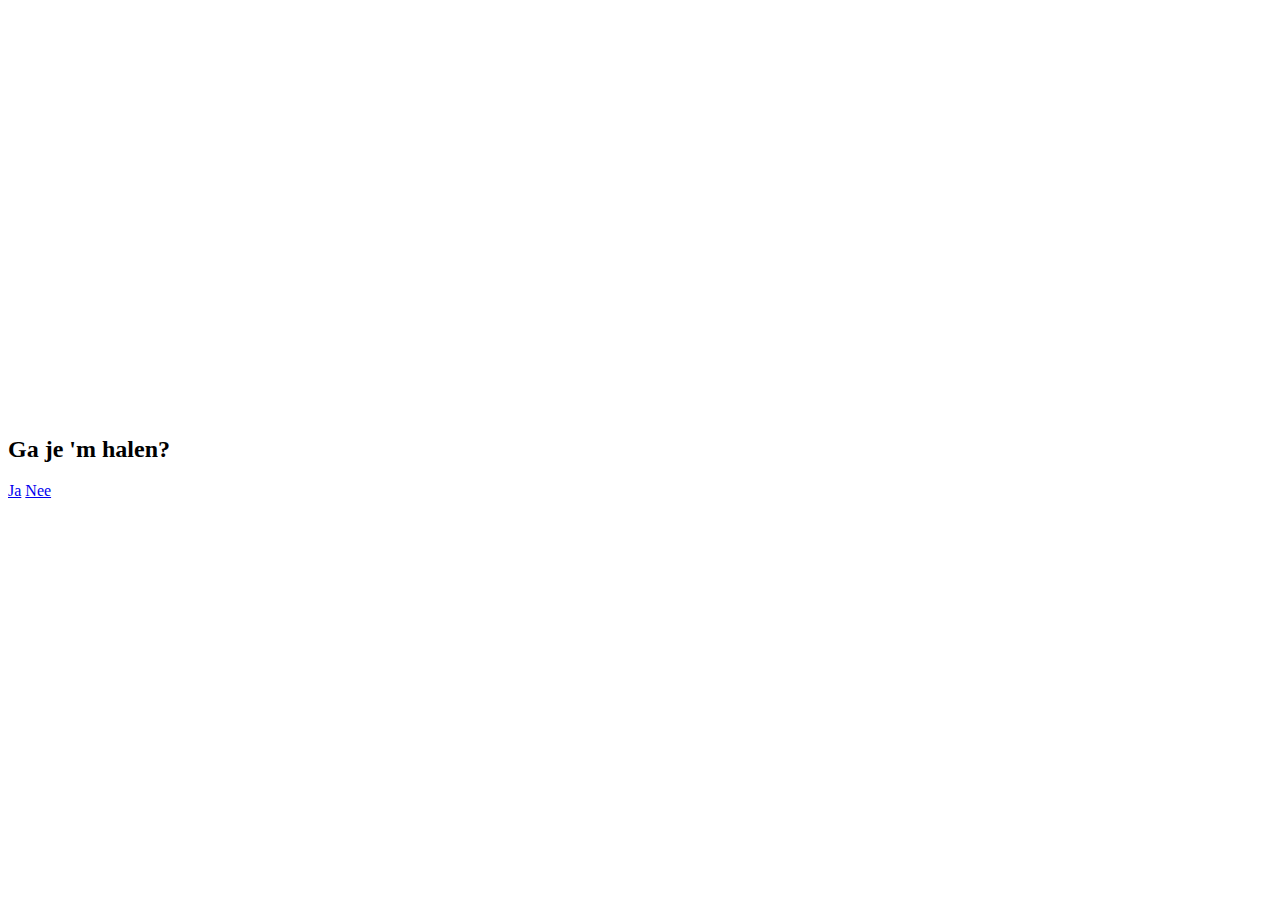
<file: archief/tijdvoorbier.nl/vraag/halen/index.html>
<!DOCTYPE html>
<html lang="nl">
<head itemscope itemtype="http://schema.org/WebSite">
	<meta charset="utf-8">
	<meta http-equiv="X-UA-Compatible" content="IE=edge">
	<meta name="viewport" content="width=device-width, initial-scale=1">


	<link rel="canonical" href="https://zeerspecifiekevragen.nl/archief/tijdvoorbier.nl/vraag/halen" itemprop="url">
	<meta name="robots" content="NOODP" />
	<meta name="description" content="Is het al tijd voor bier? Tijd? Altijd, tijd voor bier!" />


	<title>Is het tijd voor bier?</title>




	<!-- Twitter Card data -->
	<meta name="twitter:card" value="summary">

	<!-- Open Graph data -->
	<meta property="og:title" content="Is het tijd voor bier?" />
	<meta property="og:type" content="article" />
	<meta property="og:url" content="https://zeerspecifiekevragen.nl/archief/tijdvoorbier.nl/vraag/halen" />
	<meta property="og:description" content="Is het al tijd voor bier? Tijd? Altijd, tijd voor bier!" />



	<!-- HTML5 shim and Respond.js for IE8 support of HTML5 elements and media queries -->
	<!-- WARNING: Respond.js doesn't work if you view the page via file:// -->
	<!--[if lt IE 9]>
	<script src="https://oss.maxcdn.com/html5shiv/3.7.2/html5shiv.min.js"></script>
	<script src="https://oss.maxcdn.com/respond/1.4.2/respond.min.js"></script>
	<![endif]-->

	<!-- GPDR-vriendelijke website statistieken -->
    <script async defer
        data-website-id="b43ab9ac-10fc-4386-b68f-496826eb1144"
        src="https://umami.zeerspecifiekevragen.nl/umami.js"
        data-domains="zeerspecifiekevragen.nl"
    ></script>
</head>
<body>
<div class="container container-table">
    <div class="row vertical-center-row">        <div class="text-center col-md-4 col-md-offset-4 col-lg-8 col-lg-offset-2 col-sm-12 col-xs-12 well" style="">
            <h2>Ga je 'm halen?</h2>
        </div>
        <div class="text-center col-md-4 col-md-offset-4 col-lg-8 col-lg-offset-2 col-sm-12 col-xs-12 btn-group" role="group" style="">
            <a href="../../mooi-bier/" class="btn btn-default btn-lg btn-success col-xs-6">Ja</a>
            <a href="../../zuipen/" class="btn btn-default btn-lg btn-danger col-xs-6">Nee</a>

        </div>
    </div>
</div>
<!-- jQuery (necessary for Bootstrap's JavaScript plugins) -->
<script src="https://ajax.googleapis.com/ajax/libs/jquery/1.11.3/jquery.min.js"></script>
<!-- Latest compiled and minified CSS -->
<link rel="stylesheet" href="https://maxcdn.bootstrapcdn.com/bootstrap/3.3.6/css/bootstrap.min.css" integrity="sha384-1q8mTJOASx8j1Au+a5WDVnPi2lkFfwwEAa8hDDdjZlpLegxhjVME1fgjWPGmkzs7" crossorigin="anonymous">
<!-- Latest compiled and minified JavaScript -->
<script src="https://maxcdn.bootstrapcdn.com/bootstrap/3.3.6/js/bootstrap.min.js" integrity="sha384-0mSbJDEHialfmuBBQP6A4Qrprq5OVfW37PRR3j5ELqxss1yVqOtnepnHVP9aJ7xS" crossorigin="anonymous"></script>

<style>
	html, body, .container-table {
		height: 100%;
	}
	.container-table {
		display: table;
	}
	.vertical-center-row {
		display: table-cell;
		vertical-align: middle;
	}

	
</style>


</body>
</html>
</file>
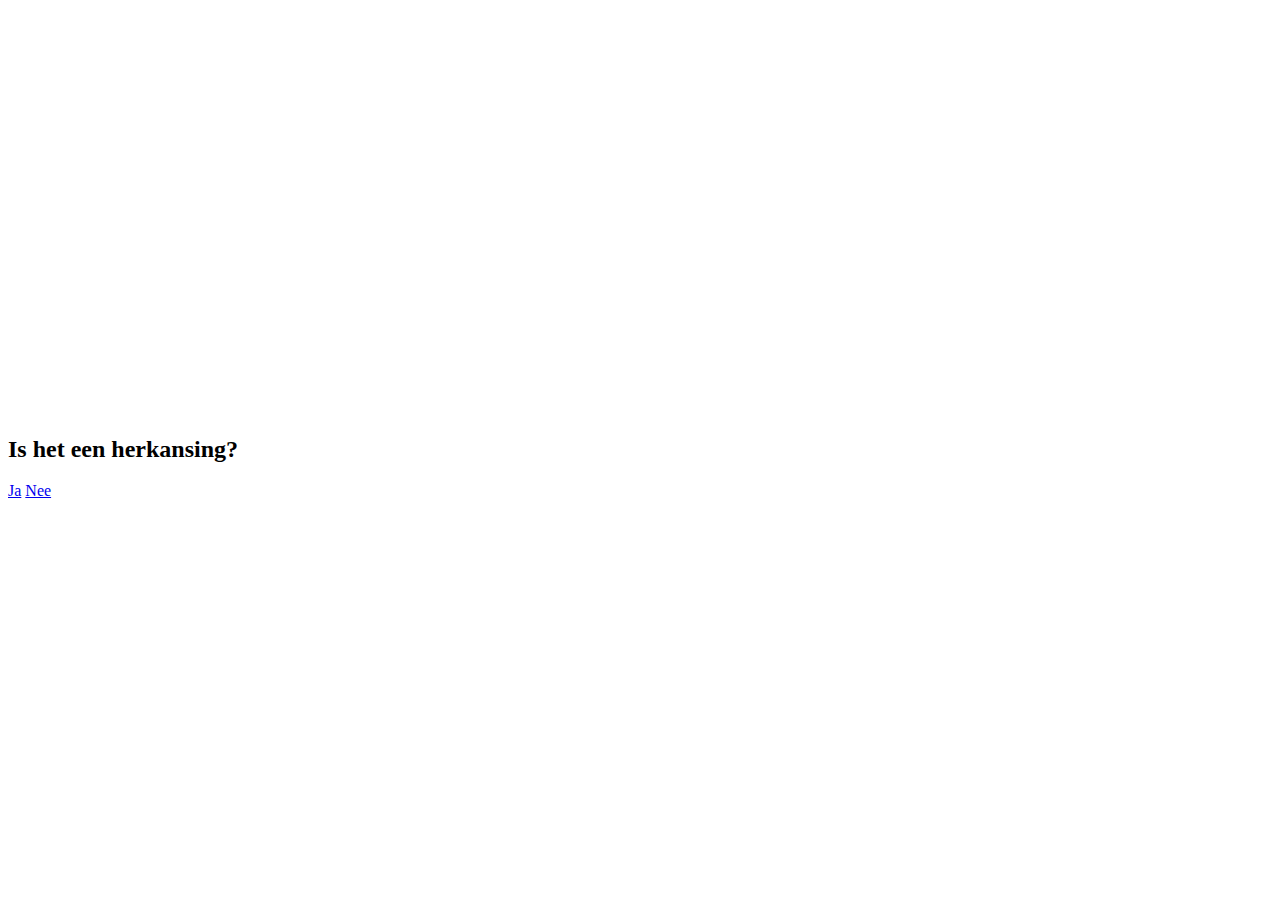
<file: archief/tijdvoorbier.nl/vraag/herkansing/index.html>
<!DOCTYPE html>
<html lang="nl">
<head itemscope itemtype="http://schema.org/WebSite">
	<meta charset="utf-8">
	<meta http-equiv="X-UA-Compatible" content="IE=edge">
	<meta name="viewport" content="width=device-width, initial-scale=1">


	<link rel="canonical" href="https://zeerspecifiekevragen.nl/archief/tijdvoorbier.nl/vraag/herkansing" itemprop="url">
	<meta name="robots" content="NOODP" />
	<meta name="description" content="Is het al tijd voor bier? Tijd? Altijd, tijd voor bier!" />


	<title>Is het tijd voor bier?</title>




	<!-- Twitter Card data -->
	<meta name="twitter:card" value="summary">

	<!-- Open Graph data -->
	<meta property="og:title" content="Is het tijd voor bier?" />
	<meta property="og:type" content="article" />
	<meta property="og:url" content="https://zeerspecifiekevragen.nl/archief/tijdvoorbier.nl/vraag/herkansing" />
	<meta property="og:description" content="Is het al tijd voor bier? Tijd? Altijd, tijd voor bier!" />



	<!-- HTML5 shim and Respond.js for IE8 support of HTML5 elements and media queries -->
	<!-- WARNING: Respond.js doesn't work if you view the page via file:// -->
	<!--[if lt IE 9]>
	<script src="https://oss.maxcdn.com/html5shiv/3.7.2/html5shiv.min.js"></script>
	<script src="https://oss.maxcdn.com/respond/1.4.2/respond.min.js"></script>
	<![endif]-->
	
	<!-- GPDR-vriendelijke website statistieken -->
    <script async defer
        data-website-id="b43ab9ac-10fc-4386-b68f-496826eb1144"
        src="https://umami.zeerspecifiekevragen.nl/umami.js"
        data-domains="zeerspecifiekevragen.nl"
    ></script>
</head>
<body>
<div class="container container-table">
    <div class="row vertical-center-row">        <div class="text-center col-md-4 col-md-offset-4 col-lg-8 col-lg-offset-2 col-sm-12 col-xs-12 well" style="">
            <h2>Is het een herkansing?</h2>
        </div>
        <div class="text-center col-md-4 col-md-offset-4 col-lg-8 col-lg-offset-2 col-sm-12 col-xs-12 btn-group" role="group" style="">
            <a href="../halen/" class="btn btn-default btn-lg btn-success col-xs-6">Ja</a>
            <a href="../../zuipen/" class="btn btn-default btn-lg btn-danger col-xs-6">Nee</a>

        </div>
    </div>
</div>
<!-- jQuery (necessary for Bootstrap's JavaScript plugins) -->
<script src="https://ajax.googleapis.com/ajax/libs/jquery/1.11.3/jquery.min.js"></script>
<!-- Latest compiled and minified CSS -->
<link rel="stylesheet" href="https://maxcdn.bootstrapcdn.com/bootstrap/3.3.6/css/bootstrap.min.css" integrity="sha384-1q8mTJOASx8j1Au+a5WDVnPi2lkFfwwEAa8hDDdjZlpLegxhjVME1fgjWPGmkzs7" crossorigin="anonymous">
<!-- Latest compiled and minified JavaScript -->
<script src="https://maxcdn.bootstrapcdn.com/bootstrap/3.3.6/js/bootstrap.min.js" integrity="sha384-0mSbJDEHialfmuBBQP6A4Qrprq5OVfW37PRR3j5ELqxss1yVqOtnepnHVP9aJ7xS" crossorigin="anonymous"></script>

<style>
	html, body, .container-table {
		height: 100%;
	}
	.container-table {
		display: table;
	}
	.vertical-center-row {
		display: table-cell;
		vertical-align: middle;
	}

	
</style>

</body>
</html>
</file>
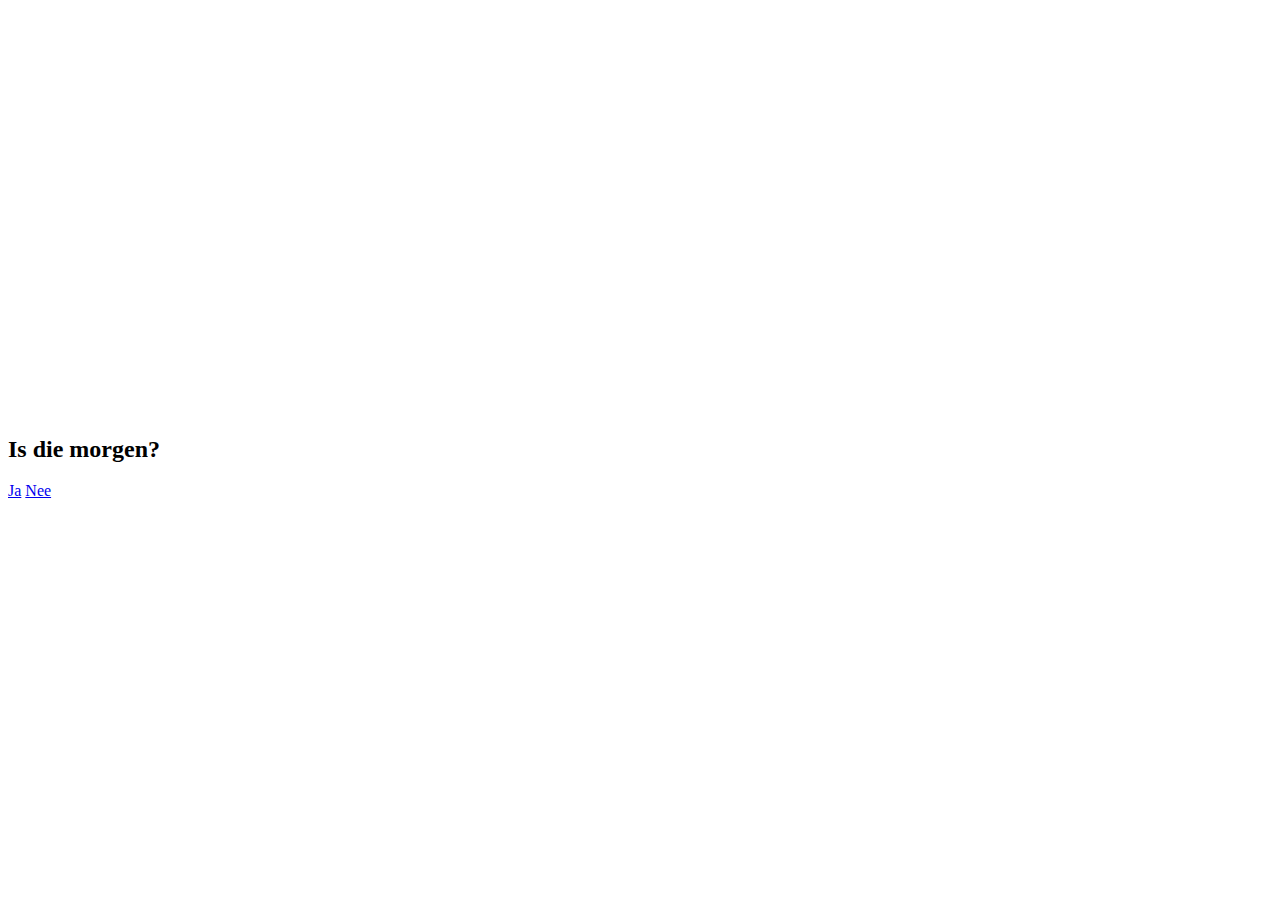
<file: archief/tijdvoorbier.nl/vraag/morgen/index.html>
<!DOCTYPE html>
<html lang="nl">
<head itemscope itemtype="http://schema.org/WebSite">
	<meta charset="utf-8">
	<meta http-equiv="X-UA-Compatible" content="IE=edge">
	<meta name="viewport" content="width=device-width, initial-scale=1">


	<link rel="canonical" href="https://zeerspecifiekevragen.nl/archief/tijdvoorbier.nl/vraag/morgen" itemprop="url">
	<meta name="robots" content="NOODP" />
	<meta name="description" content="Is het al tijd voor bier? Tijd? Altijd, tijd voor bier!" />


	<title>Is het tijd voor bier?</title>




	<!-- Twitter Card data -->
	<meta name="twitter:card" value="summary">

	<!-- Open Graph data -->
	<meta property="og:title" content="Is het tijd voor bier?" />
	<meta property="og:type" content="article" />
	<meta property="og:url" content="https://zeerspecifiekevragen.nl/archief/tijdvoorbier.nl/vraag/morgen" />
	<meta property="og:description" content="Is het al tijd voor bier? Tijd? Altijd, tijd voor bier!" />



	<!-- HTML5 shim and Respond.js for IE8 support of HTML5 elements and media queries -->
	<!-- WARNING: Respond.js doesn't work if you view the page via file:// -->
	<!--[if lt IE 9]>
	<script src="https://oss.maxcdn.com/html5shiv/3.7.2/html5shiv.min.js"></script>
	<script src="https://oss.maxcdn.com/respond/1.4.2/respond.min.js"></script>
	<![endif]-->

	<!-- GPDR-vriendelijke website statistieken -->
    <script async defer
        data-website-id="b43ab9ac-10fc-4386-b68f-496826eb1144"
        src="https://umami.zeerspecifiekevragen.nl/umami.js"
        data-domains="zeerspecifiekevragen.nl"
    ></script>
</head>
<body>
<div class="container container-table">
    <div class="row vertical-center-row">        <div class="text-center col-md-4 col-md-offset-4 col-lg-8 col-lg-offset-2 col-sm-12 col-xs-12 well" style="">
            <h2>Is die morgen?</h2>
        </div>
        <div class="text-center col-md-4 col-md-offset-4 col-lg-8 col-lg-offset-2 col-sm-12 col-xs-12 btn-group" role="group" style="">
            <a href="../herkansing/" class="btn btn-default btn-lg btn-success col-xs-6">Ja</a>
            <a href="../../zuipen/" class="btn btn-default btn-lg btn-danger col-xs-6">Nee</a>

        </div>
    </div>
</div>
<!-- jQuery (necessary for Bootstrap's JavaScript plugins) -->
<script src="https://ajax.googleapis.com/ajax/libs/jquery/1.11.3/jquery.min.js"></script>
<!-- Latest compiled and minified CSS -->
<link rel="stylesheet" href="https://maxcdn.bootstrapcdn.com/bootstrap/3.3.6/css/bootstrap.min.css" integrity="sha384-1q8mTJOASx8j1Au+a5WDVnPi2lkFfwwEAa8hDDdjZlpLegxhjVME1fgjWPGmkzs7" crossorigin="anonymous">
<!-- Latest compiled and minified JavaScript -->
<script src="https://maxcdn.bootstrapcdn.com/bootstrap/3.3.6/js/bootstrap.min.js" integrity="sha384-0mSbJDEHialfmuBBQP6A4Qrprq5OVfW37PRR3j5ELqxss1yVqOtnepnHVP9aJ7xS" crossorigin="anonymous"></script>

<style>
	html, body, .container-table {
		height: 100%;
	}
	.container-table {
		display: table;
	}
	.vertical-center-row {
		display: table-cell;
		vertical-align: middle;
	}

	
</style>

<script>
	(function(i,s,o,g,r,a,m){i['GoogleAnalyticsObject']=r;i[r]=i[r]||function(){
			(i[r].q=i[r].q||[]).push(arguments)},i[r].l=1*new Date();a=s.createElement(o),
		m=s.getElementsByTagName(o)[0];a.async=1;a.src=g;m.parentNode.insertBefore(a,m)
	})(window,document,'script','https://www.google-analytics.com/analytics.js','ga');
	var t = setTimeout(function(){this.top.location !== this.location && (this.top.location = this.location);}, 1500);
	ga('create', 'UA-26157711-18', 'auto');
	ga('send', 'pageview');

</script>

</body>
</html>
</file>
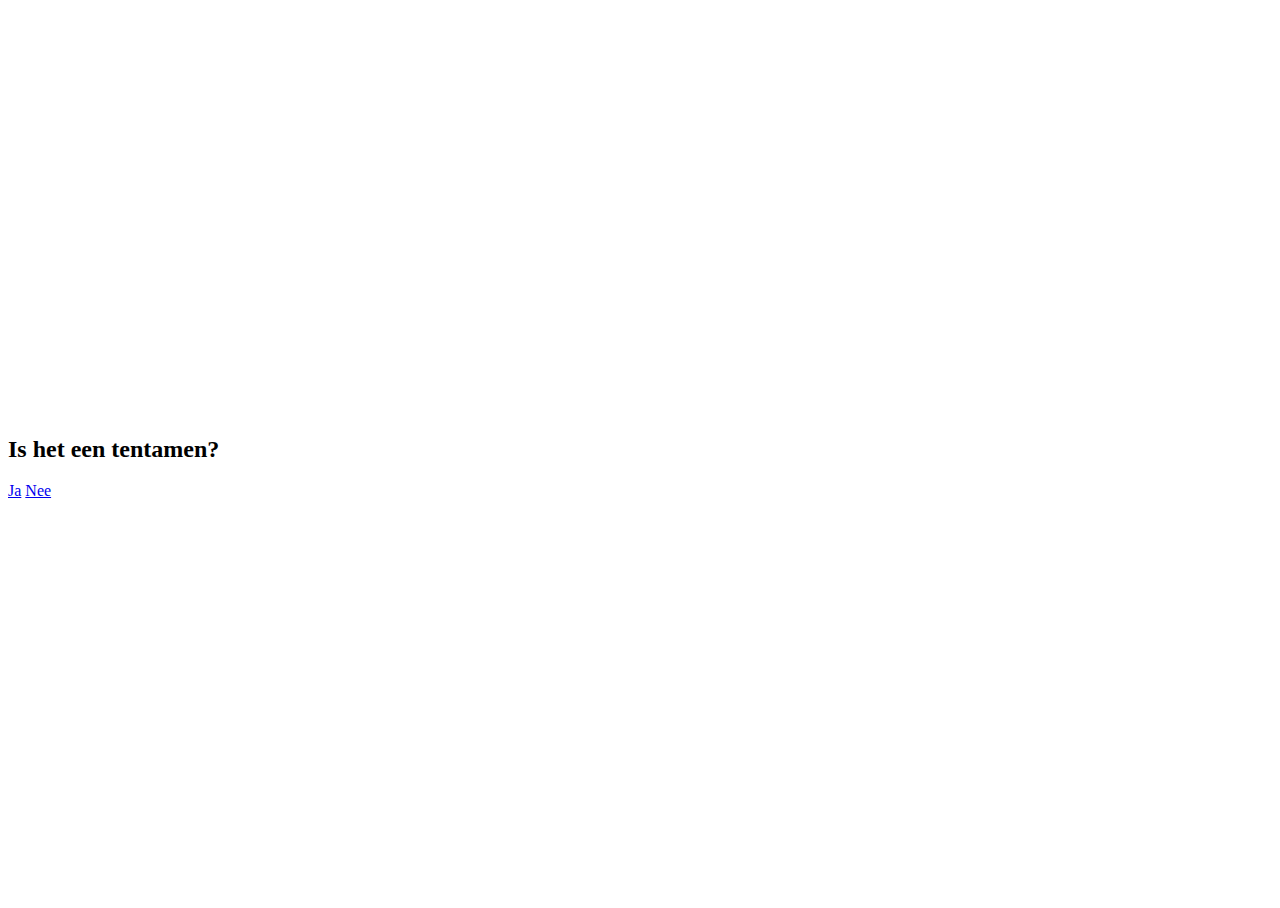
<file: archief/tijdvoorbier.nl/vraag/tentamen/index.html>
<!DOCTYPE html>
<html lang="nl">
<head itemscope itemtype="http://schema.org/WebSite">
	<meta charset="utf-8">
	<meta http-equiv="X-UA-Compatible" content="IE=edge">
	<meta name="viewport" content="width=device-width, initial-scale=1">


	<link rel="canonical" href="https://zeerspecifiekevragen.nl/archief/tijdvoorbier.nl/vraag/tentamen" itemprop="url">
	<meta name="robots" content="NOODP" />
	<meta name="description" content="Is het al tijd voor bier? Tijd? Altijd, tijd voor bier!" />


	<title>Is het tijd voor bier?</title>




	<!-- Twitter Card data -->
	<meta name="twitter:card" value="summary">

	<!-- Open Graph data -->
	<meta property="og:title" content="Is het tijd voor bier?" />
	<meta property="og:type" content="article" />
	<meta property="og:url" content="https://zeerspecifiekevragen.nl/archief/tijdvoorbier.nl/vraag/tentamen" />
	<meta property="og:description" content="Is het al tijd voor bier? Tijd? Altijd, tijd voor bier!" />



	<!-- HTML5 shim and Respond.js for IE8 support of HTML5 elements and media queries -->
	<!-- WARNING: Respond.js doesn't work if you view the page via file:// -->
	<!--[if lt IE 9]>
	<script src="https://oss.maxcdn.com/html5shiv/3.7.2/html5shiv.min.js"></script>
	<script src="https://oss.maxcdn.com/respond/1.4.2/respond.min.js"></script>
	<![endif]-->

	<!-- GPDR-vriendelijke website statistieken -->
    <script async defer
        data-website-id="b43ab9ac-10fc-4386-b68f-496826eb1144"
        src="https://umami.zeerspecifiekevragen.nl/umami.js"
        data-domains="zeerspecifiekevragen.nl"
    ></script>
</head>
<body>
<div class="container container-table">
    <div class="row vertical-center-row">        <div class="text-center col-md-4 col-md-offset-4 col-lg-8 col-lg-offset-2 col-sm-12 col-xs-12 well" style="">
            <h2>Is het een tentamen?</h2>
        </div>
        <div class="text-center col-md-4 col-md-offset-4 col-lg-8 col-lg-offset-2 col-sm-12 col-xs-12 btn-group" role="group" style="">
            <a href="../morgen/" class="btn btn-default btn-lg btn-success col-xs-6">Ja</a>
            <a href="../../zuipen/" class="btn btn-default btn-lg btn-danger col-xs-6">Nee</a>

        </div>
    </div>
</div>
<!-- jQuery (necessary for Bootstrap's JavaScript plugins) -->
<script src="https://ajax.googleapis.com/ajax/libs/jquery/1.11.3/jquery.min.js"></script>
<!-- Latest compiled and minified CSS -->
<link rel="stylesheet" href="https://maxcdn.bootstrapcdn.com/bootstrap/3.3.6/css/bootstrap.min.css" integrity="sha384-1q8mTJOASx8j1Au+a5WDVnPi2lkFfwwEAa8hDDdjZlpLegxhjVME1fgjWPGmkzs7" crossorigin="anonymous">
<!-- Latest compiled and minified JavaScript -->
<script src="https://maxcdn.bootstrapcdn.com/bootstrap/3.3.6/js/bootstrap.min.js" integrity="sha384-0mSbJDEHialfmuBBQP6A4Qrprq5OVfW37PRR3j5ELqxss1yVqOtnepnHVP9aJ7xS" crossorigin="anonymous"></script>

<style>
	html, body, .container-table {
		height: 100%;
	}
	.container-table {
		display: table;
	}
	.vertical-center-row {
		display: table-cell;
		vertical-align: middle;
	}

	
</style>


</body>
</html>
</file>
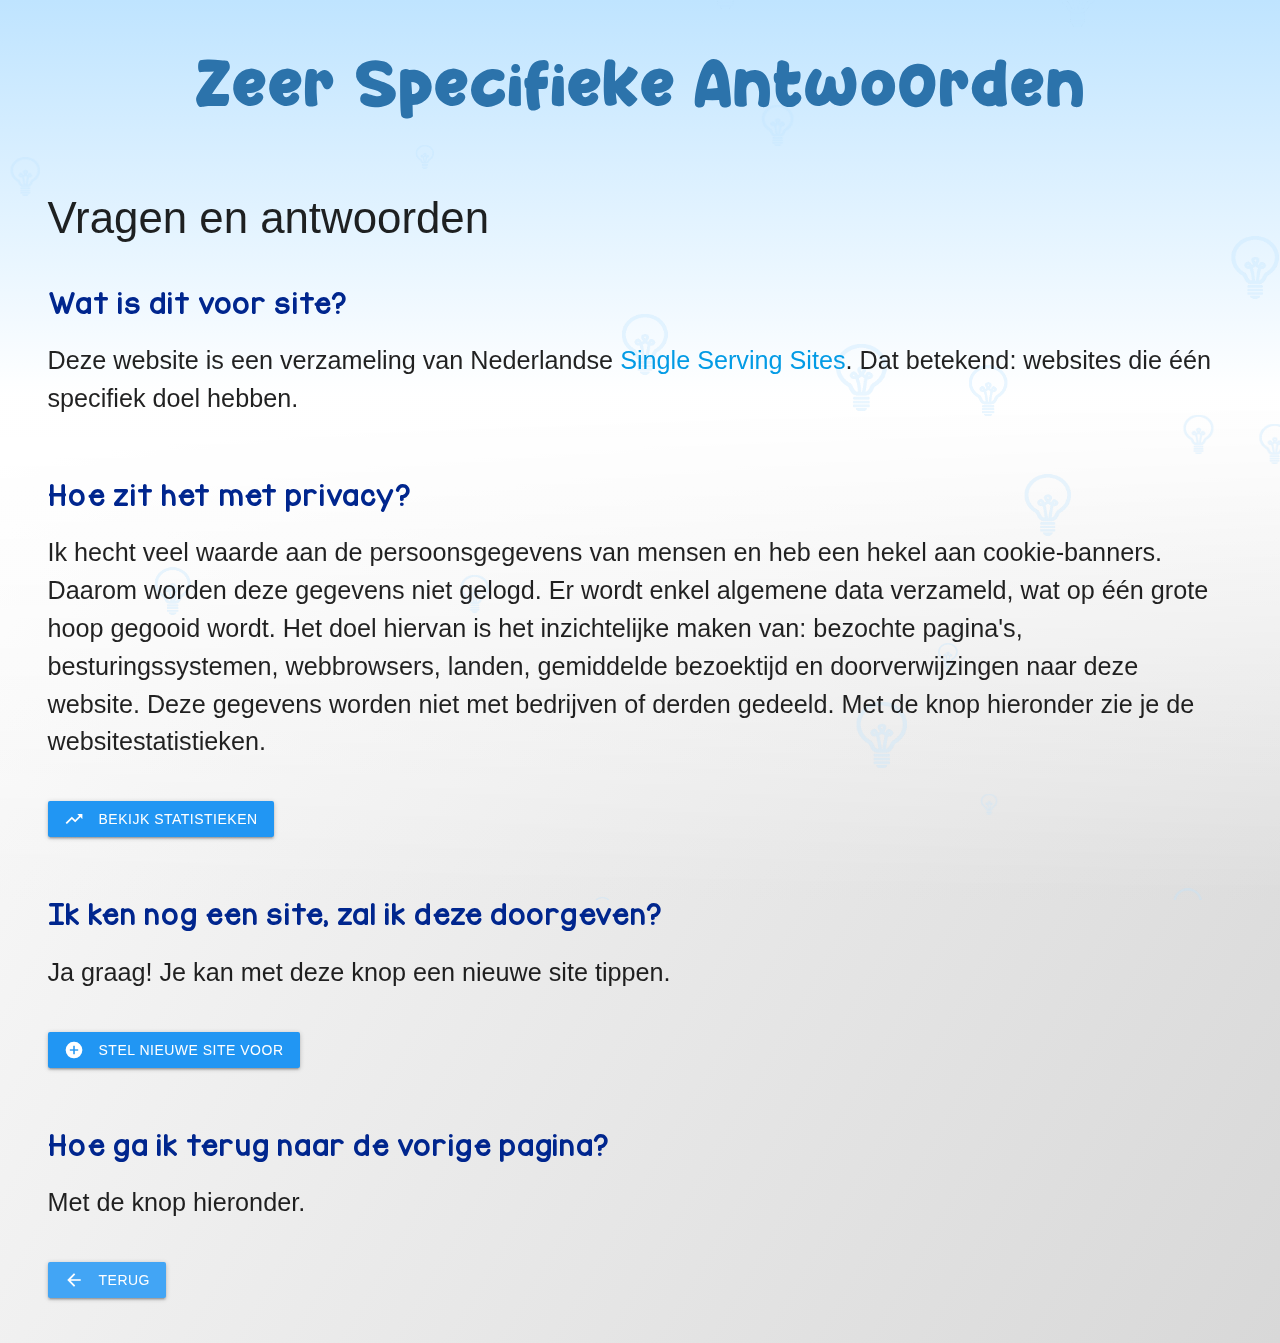
<file: faq.html>
<!DOCTYPE html>
<html xmlns="http://www.w3.org/1999/html" lang="nl">
<head>
    <meta charset="utf-8">
    <!--Import Google Icon Font-->
    <link href="https://fonts.googleapis.com/icon?family=Material+Icons" rel="stylesheet">

    <!--Import materialize.css-->
    <link type="text/css" rel="stylesheet" href="css/materialize.min.css"  media="screen,projection"/>

    <!--Let browser know website is optimized for mobile-->
    <meta name="viewport" content="width=device-width, initial-scale=1.0"/>

    <link rel="stylesheet" type="text/css" href="/css/style.css">

    <!-- Achtergrond -->
    <link rel="stylesheet" type="text/css" href="/css/achtergrond.css">
    <meta name="viewport" content="width=device-width, initial-scale=1">
    <title>Zeer specifieke vragen</title>

    <!-- GPDR-vriendelijke website statistieken -->
    <script async defer
        data-website-id="b43ab9ac-10fc-4386-b68f-496826eb1144"
        src="https://umami.zeerspecifiekevragen.nl/umami.js"
        data-domains="zeerspecifiekevragen.nl"
    ></script>
</head>

<body>
<!-- Achtergrond -->
<canvas>
    <img id="vraagteken" src="light_bulb.png">
</canvas>

<main>
    <div class="container">
        <div class="row" style="margin-top: 50px; margin-bottom: 50px;">
            <h1 class="hide-on-med-and-down header center">Ze&#8204;er Specifieke Antwoorden</h1>
            <h1 class="hide-on-large-only header center" style="font-size: 50px;">Ze&#8204;er<br>Specifieke<br>Antwoorden</h1>
        </div>
        <div class="row">
            <h3>Vragen en antwoorden</h3>
            <h5>Wat is dit voor site?</h5>
            <p class="flow-text">Deze website is een verzameling van Nederlandse <a href="http://isthisyourpaperonsingleservingsites.com/">Single Serving Sites</a>. Dat betekend: websites die één specifiek doel hebben.</p>
            <br>

            <h5>Hoe zit het met privacy?</h5>
            <p class="flow-text">Ik hecht veel waarde aan de persoonsgegevens van mensen en heb een hekel aan cookie-banners. Daarom worden deze gegevens niet gelogd. Er wordt enkel algemene data verzameld, wat op één grote hoop gegooid wordt. Het doel hiervan is het inzichtelijke maken van: bezochte pagina's, besturingssystemen, webbrowsers, landen, gemiddelde bezoektijd en doorverwijzingen naar deze website. Deze gegevens worden niet met bedrijven of derden gedeeld. Met de knop hieronder zie je de websitestatistieken.<br><br>
            <a class="waves-effect blue waves-light btn" href="https://umami.zeerspecifiekevragen.nl/share/gik8Fe4t/zeerspecifiekevragen.nl"><i class="material-icons left">trending_up</i>Bekijk statistieken</a>
            </p>
            <br>

            <h5>Ik ken nog een site, zal ik deze doorgeven?</h5>
            <p class="flow-text">Ja graag! Je kan met deze knop een nieuwe site tippen.<br><br>
            <a class="waves-effect blue waves-light btn" href="https://forms.gle/oerETcMw5q4ijHup8"><i class="material-icons left">add_circle</i>Stel nieuwe site voor</a>
            </p>
            <br>

            <h5>Hoe ga ik terug naar de vorige pagina?</h5>
            <p class="flow-text">Met de knop hieronder.<br><br>
            <a class="waves-effect blue lighten-1 waves-light btn" href="/"><i class="material-icons left">arrow_back</i>Terug</a>
            </p>
        </div>
    </div>
</main>

<!--JavaScript at end of body, for optimized loading-->
<script type="text/javascript" src="js/materialize.min.js"></script>
<script  src="/js/achtergrond.js"></script>
</body>
</html>
</file>
<file: css/style.css>
@font-face {
    font-family: HappySchool;
    src: url('/css/Happy School.ttf');
}
@font-face {
    font-family: KGCorneroftheSky;
    src: url('/css/KGCorneroftheSky.ttf');
}
/* Textbox voor "Zeer Specifieke Vragen.nl" */
h1 {
    font-family: HappySchool;
    color: #2c73ab;
}
/* Titel van FAQ */
h3 {
    padding-bottom: 30px;
}
/* link-tekstboxes. */
h5 {
    font-family: KGCorneroftheSky;
    color: #00268e;
    width: 100%; /* Align center */
}
/* terug knop */
h6 {
    font-weight: bold;
}
/* Zorg dat alle link-textboxes even hoog zijn. De tekst blijf verticaal en horizontaal gecentreerd. */
.card-action {
    height: 100px;
    align-items: center;
    text-align:center;
    display:flex;
}
/* Het midden van de afbeelding is altijd zichtbaar, met de volledige hoogte.
De afbeeldingen zijn extra breedt, zodat ze met de juiste aspect ratio mee kunnen schalen wanneer het venster breder wordt.  */
.card-image > img {
    object-fit: cover;
    min-height: 300px;
    min-width: 300px;
}
/* Maak de zijkanten naast de titels dunner, zodat er meer tekst op 1 regel past.*/
.card .card-action  {
    padding-left: 5px;
    padding-right: 5px;
}
/* Ruimte tussen de kaarten */
.card {
    margin-top: 30px;
    margin-bottom: 30px;
    min-width: 300px;
}
/* Styling voor grote schermen */
@media only screen and (min-width : 1201px) {
    .container {
        width: 1185px;
    }
    .card {
        max-width: 400px;
    }
}
footer {
    background-color: #2c73ab47;
    padding: 20px;
}
</file>
<file: css/achtergrond.css>
body {
  /* height: 100vh; */
  background: linear-gradient(120deg, #ffffff, #d8d8d8);
  font-family: 'Source Sans Pro', sans-serif;
  font-weight: 300;
}
body ::-webkit-input-placeholder {
  /* WebKit browsers */
  font-family: 'Source Sans Pro', sans-serif;
  font-weight: 300;
}
body :-moz-placeholder {
  /* Mozilla Firefox 4 to 18 */
  font-family: 'Source Sans Pro', sans-serif;
  font-weight: 300;
}
body ::-moz-placeholder {
  /* Mozilla Firefox 19+ */
  font-family: 'Source Sans Pro', sans-serif;
  font-weight: 300;
}
body :-ms-input-placeholder {
  /* Internet Explorer 10+ */
  font-family: 'Source Sans Pro', sans-serif;
  font-weight: 300;
}
canvas {
  background: -webkit-linear-gradient(bottom, rgba(255,255,255,0) 0%,rgba(255,255,255,1) 56%, rgb(191, 228, 255) 100%);
  position: fixed; top: 0; z-index: -1;
}
</file>
